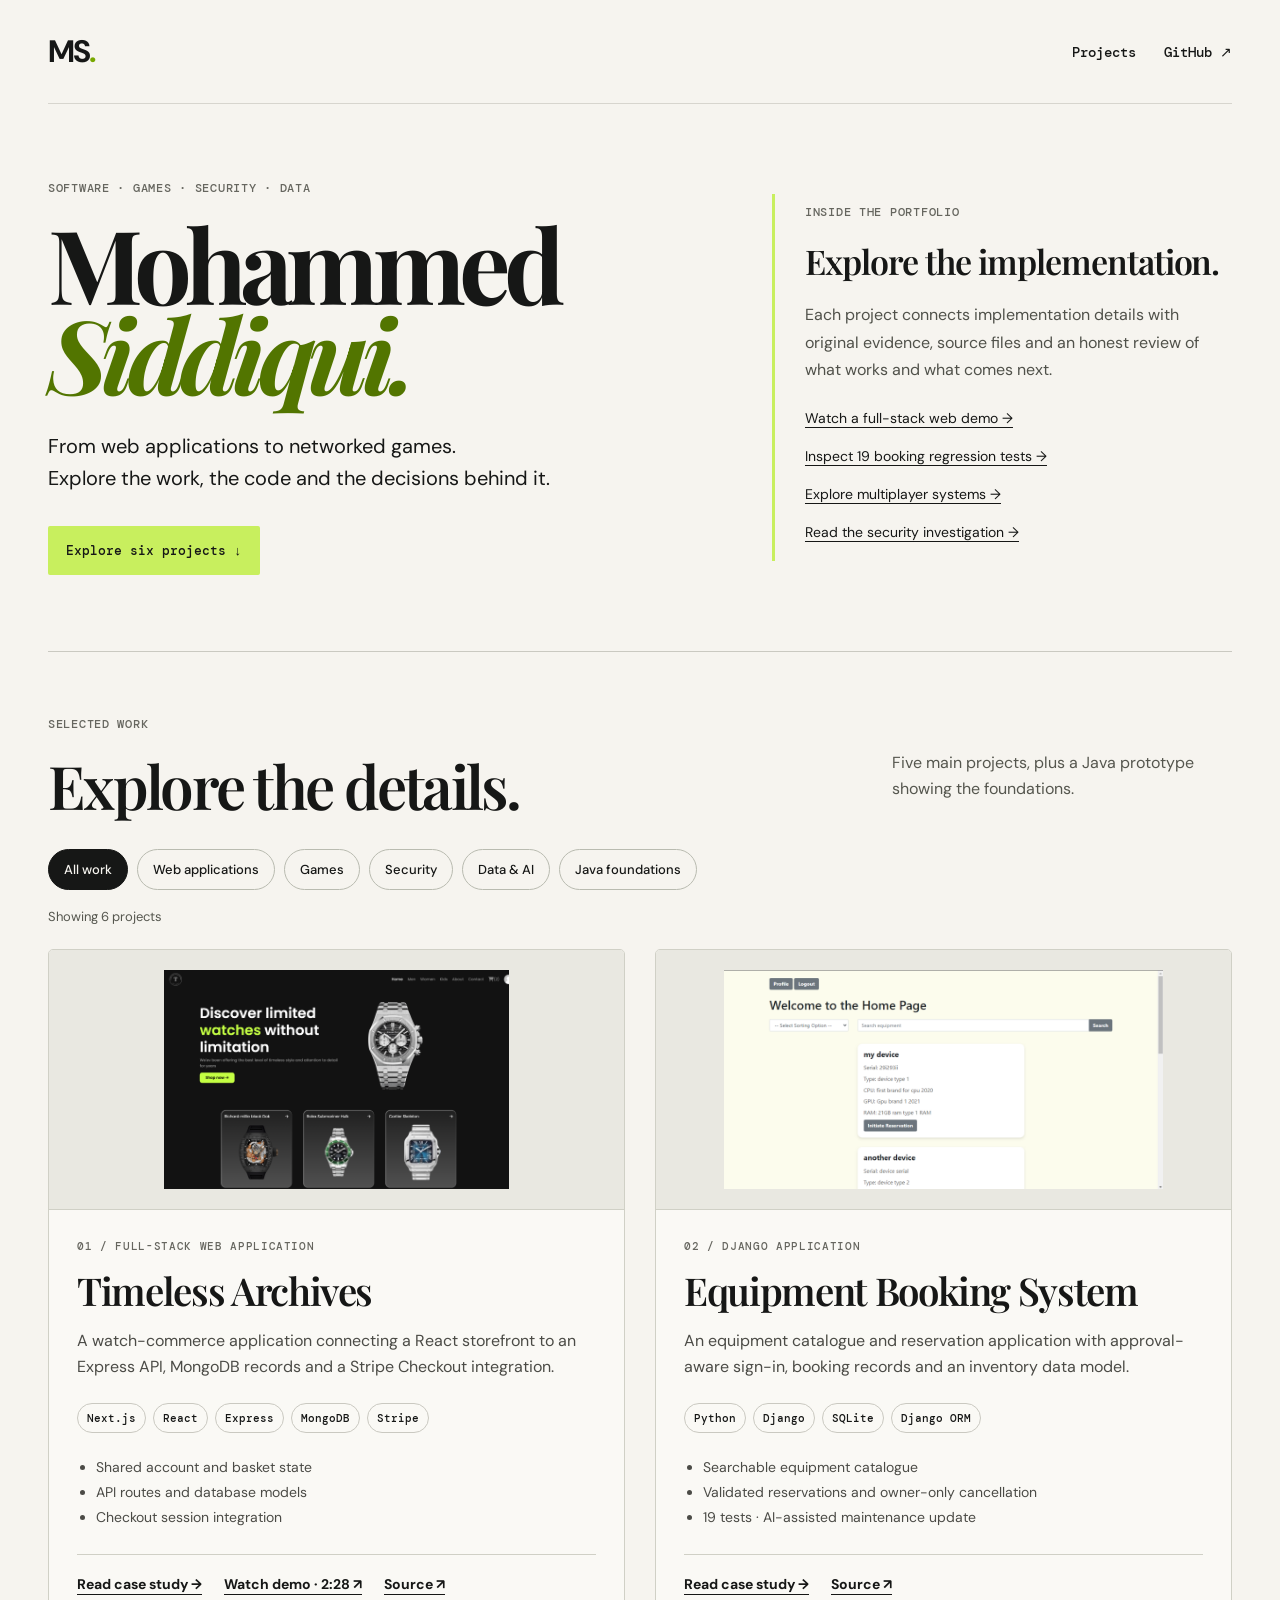
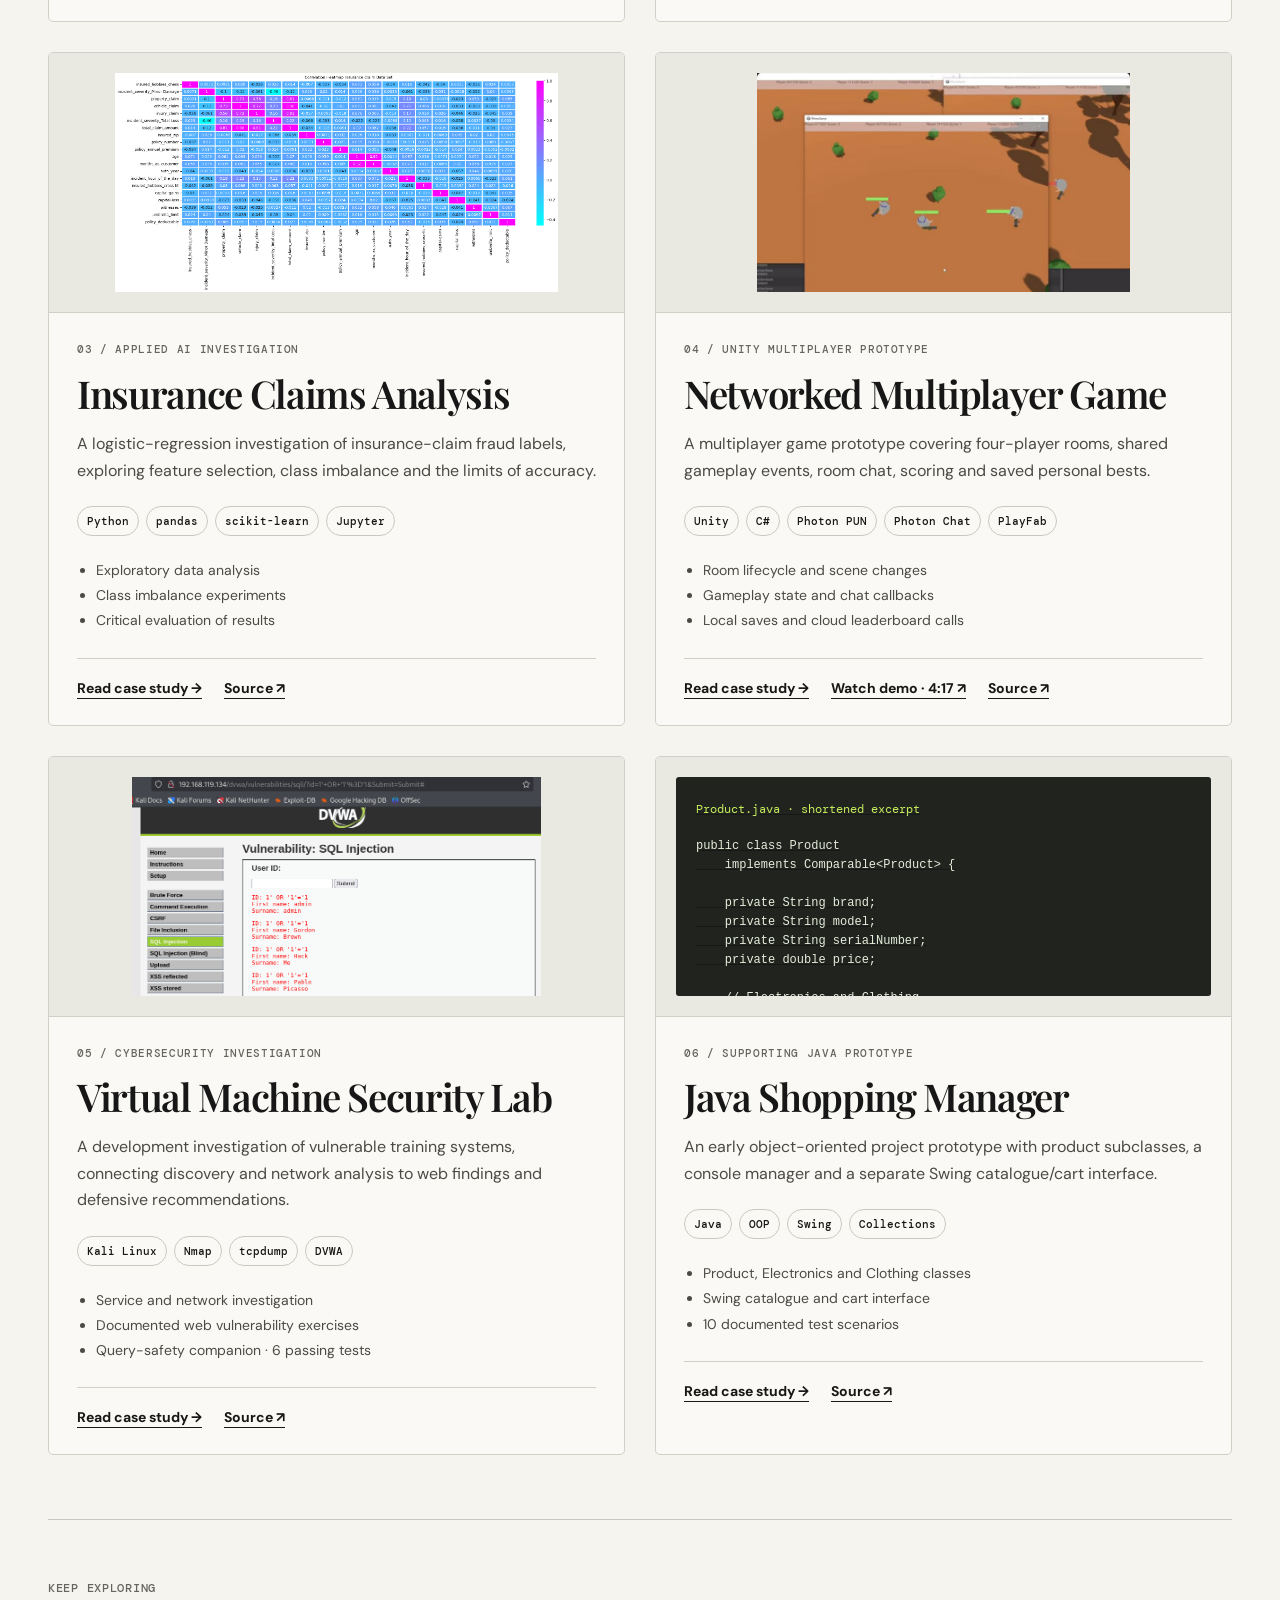
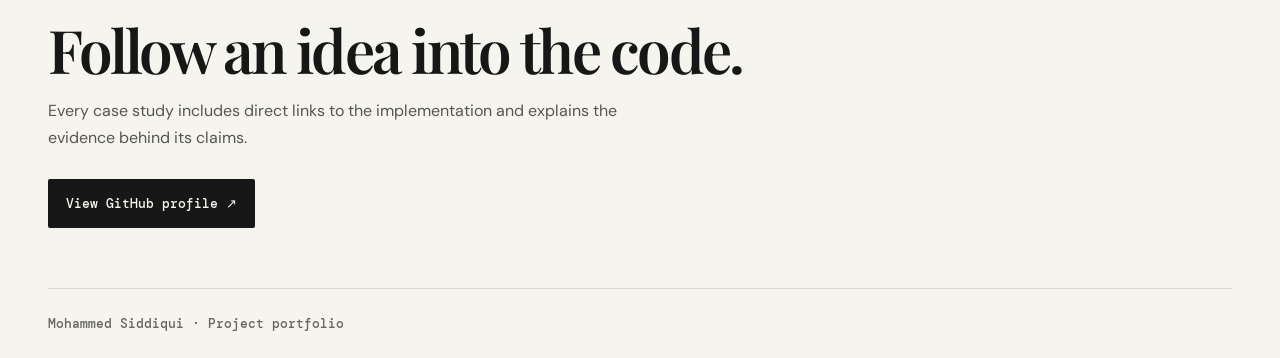
<file: index.html>
<!doctype html><html lang="en"><head><meta charset="utf-8"><meta name="viewport" content="width=device-width,initial-scale=1"><meta name="description" content="Six selected software projects by Mohammed Siddiqui: web applications, multiplayer games, cybersecurity, applied AI and Java."><meta name="theme-color" content="#c8ef5e"><title>Portfolio · Mohammed Siddiqui</title><link rel="stylesheet" href="styles.css"><link rel="stylesheet" href="case-studies.css"><link rel="canonical" href="https://rr11ddzz.github.io/portfolio/"><meta property="og:type" content="website"><meta property="og:title" content="Portfolio · Mohammed Siddiqui"><meta property="og:url" content="https://rr11ddzz.github.io/portfolio/"><meta property="og:description" content="Six selected software projects by Mohammed Siddiqui: web applications, multiplayer games, cybersecurity, applied AI and Java."></head><body><a class="skip-link" href="#projects">Skip to projects</a><main><nav aria-label="Primary navigation"><a class="brand" href="index.html">MS<span>.</span></a><div class="nav-links"><a href="index.html#projects">Projects</a><a href="https://github.com/rr11ddzz" target="_blank" rel="noreferrer">GitHub ↗</a></div></nav><header class="portfolio-hero"><div><p class="eyebrow">Software · Games · Security · Data</p><h1>Mohammed<br><em>Siddiqui.</em></h1><p class="hero-lead">From web applications to networked games.<br>Explore the work, the code and the decisions behind it.</p><a class="button" href="#projects">Explore six projects ↓</a></div><aside class="intro-note"><p class="eyebrow">Inside the portfolio</p><h2>Explore the implementation.</h2><p>Each project connects implementation details with original evidence, source files and an honest review of what works and what comes next.</p><a href="projects/timeless-archives/">Watch a full-stack web demo →</a><a href="projects/equipment-booking/#maintenance">Inspect 19 booking regression tests →</a><a href="projects/networked-game/">Explore multiplayer systems →</a><a href="projects/security-lab/">Read the security investigation →</a></aside></header><section class="project-gallery" id="projects" aria-labelledby="work-heading"><div class="gallery-heading"><div><p class="eyebrow">Selected work</p><h2 id="work-heading">Explore the details.</h2></div><p>Five main projects, plus a Java prototype showing the foundations.</p></div><div class="filters" role="group" aria-label="Filter projects"><button type="button" data-filter="all" aria-pressed="true">All work</button><button type="button" data-filter="web" aria-pressed="false">Web applications</button><button type="button" data-filter="games" aria-pressed="false">Games</button><button type="button" data-filter="security" aria-pressed="false">Security</button><button type="button" data-filter="data" aria-pressed="false">Data & AI</button><button type="button" data-filter="java" aria-pressed="false">Java foundations</button></div><p id="project-count" class="result-count" role="status">Showing 6 projects</p><div class="work-grid"><article class="work-card" id="timeless-archives" data-category="web"><a class="card-image" href="projects/timeless-archives/" aria-label="Read Timeless Archives case study"><img src="assets/timeless-storefront.png" alt="Original storefront screenshot from the project report." loading="lazy" decoding="async" width="2920" height="1858"></a><div class="card-copy"><p class="eyebrow">01 / Full-stack web application</p><h3><a href="projects/timeless-archives/">Timeless Archives</a></h3><p>A watch-commerce application connecting a React storefront to an Express API, MongoDB records and a Stripe Checkout integration.</p><ul class="stack" aria-label="Technologies"><li>Next.js</li><li>React</li><li>Express</li><li>MongoDB</li><li>Stripe</li></ul><ul><li>Shared account and basket state</li><li>API routes and database models</li><li>Checkout session integration</li></ul><div class="card-actions"><a href="projects/timeless-archives/">Read case study →</a><a href="https://www.youtube.com/watch?v=w-0PxvQOGpQ" target="_blank" rel="noreferrer">Watch demo · 2:28 ↗</a><a href="https://github.com/rr11ddzz/timeless-archives" target="_blank" rel="noreferrer">Source ↗</a></div></div></article><article class="work-card" id="equipment-booking" data-category="web"><a class="card-image" href="projects/equipment-booking/" aria-label="Read Equipment Booking System case study"><img src="assets/equipment-booking.png" alt="Original equipment catalogue screenshot from the project report." loading="lazy" decoding="async" width="2000" height="996"></a><div class="card-copy"><p class="eyebrow">02 / Django application</p><h3><a href="projects/equipment-booking/">Equipment Booking System</a></h3><p>An equipment catalogue and reservation application with approval-aware sign-in, booking records and an inventory data model.</p><ul class="stack" aria-label="Technologies"><li>Python</li><li>Django</li><li>SQLite</li><li>Django ORM</li></ul><ul><li>Searchable equipment catalogue</li><li>Validated reservations and owner-only cancellation</li><li>19 tests · AI-assisted maintenance update</li></ul><div class="card-actions"><a href="projects/equipment-booking/">Read case study →</a><a href="https://github.com/rr11ddzz/equipment-booking-system" target="_blank" rel="noreferrer">Source ↗</a></div></div></article><article class="work-card" id="applied-ai" data-category="data"><a class="card-image" href="projects/applied-ai/" aria-label="Read Insurance Claims Analysis case study"><img src="assets/ai-analysis.png" alt="Correlation heatmap saved in the original analysis notebook." loading="lazy" decoding="async" width="1645" height="815"></a><div class="card-copy"><p class="eyebrow">03 / Applied AI investigation</p><h3><a href="projects/applied-ai/">Insurance Claims Analysis</a></h3><p>A logistic-regression investigation of insurance-claim fraud labels, exploring feature selection, class imbalance and the limits of accuracy.</p><ul class="stack" aria-label="Technologies"><li>Python</li><li>pandas</li><li>scikit-learn</li><li>Jupyter</li></ul><ul><li>Exploratory data analysis</li><li>Class imbalance experiments</li><li>Critical evaluation of results</li></ul><div class="card-actions"><a href="projects/applied-ai/">Read case study →</a><a href="https://github.com/rr11ddzz/applied-ai-logistic-regression" target="_blank" rel="noreferrer">Source ↗</a></div></div></article><article class="work-card" id="networked-game" data-category="games"><a class="card-image" href="projects/networked-game/" aria-label="Read Networked Multiplayer Game case study"><img src="assets/gameplay-demo.jpg" alt="Original recorded gameplay showing several game windows, players, health bars and scores." loading="lazy" decoding="async" width="880" height="516"></a><div class="card-copy"><p class="eyebrow">04 / Unity multiplayer prototype</p><h3><a href="projects/networked-game/">Networked Multiplayer Game</a></h3><p>A multiplayer game prototype covering four-player rooms, shared gameplay events, room chat, scoring and saved personal bests.</p><ul class="stack" aria-label="Technologies"><li>Unity</li><li>C#</li><li>Photon PUN</li><li>Photon Chat</li><li>PlayFab</li></ul><ul><li>Room lifecycle and scene changes</li><li>Gameplay state and chat callbacks</li><li>Local saves and cloud leaderboard calls</li></ul><div class="card-actions"><a href="projects/networked-game/">Read case study →</a><a href="https://www.youtube.com/watch?v=LHpnrs5xpmw" target="_blank" rel="noreferrer">Watch demo · 4:17 ↗</a><a href="https://github.com/rr11ddzz/portfolio/tree/main/projects/networked-game" target="_blank" rel="noreferrer">Source ↗</a></div></div></article><article class="work-card" id="security-lab" data-category="security"><a class="card-image" href="projects/security-lab/" aria-label="Read Virtual Machine Security Lab case study"><img src="assets/security-lab.png" alt="Original DVWA screenshot from the documented virtual-machine lab." loading="lazy" decoding="async" width="912" height="489"></a><div class="card-copy"><p class="eyebrow">05 / Cybersecurity investigation</p><h3><a href="projects/security-lab/">Virtual Machine Security Lab</a></h3><p>A development investigation of vulnerable training systems, connecting discovery and network analysis to web findings and defensive recommendations.</p><ul class="stack" aria-label="Technologies"><li>Kali Linux</li><li>Nmap</li><li>tcpdump</li><li>DVWA</li></ul><ul><li>Service and network investigation</li><li>Documented web vulnerability exercises</li><li>Query-safety companion · 6 passing tests</li></ul><div class="card-actions"><a href="projects/security-lab/">Read case study →</a><a href="https://github.com/rr11ddzz/portfolio/tree/main/projects/security-lab" target="_blank" rel="noreferrer">Source ↗</a></div></div></article><article class="work-card" id="java-shopping" data-category="java"><a class="card-image" href="projects/java-shopping/" aria-label="Read Java Shopping Manager case study"><div class="source-preview"><span>Product.java · shortened excerpt</span><pre><code>public class Product
    implements Comparable&lt;Product&gt; {

    private String brand;
    private String model;
    private String serialNumber;
    private double price;

    // Electronics and Clothing
    // extend this base class.
}</code></pre></div></a><div class="card-copy"><p class="eyebrow">06 / Supporting Java prototype</p><h3><a href="projects/java-shopping/">Java Shopping Manager</a></h3><p>An early object-oriented project prototype with product subclasses, a console manager and a separate Swing catalogue/cart interface.</p><ul class="stack" aria-label="Technologies"><li>Java</li><li>OOP</li><li>Swing</li><li>Collections</li></ul><ul><li>Product, Electronics and Clothing classes</li><li>Swing catalogue and cart interface</li><li>10 documented test scenarios</li></ul><div class="card-actions"><a href="projects/java-shopping/">Read case study →</a><a href="https://github.com/rr11ddzz/portfolio/tree/main/projects/java-shopping" target="_blank" rel="noreferrer">Source ↗</a></div></div></article></div></section><section class="portfolio-end"><p class="eyebrow">Keep exploring</p><h2>Follow an idea into the code.</h2><p>Every case study includes direct links to the implementation and explains the evidence behind its claims.</p><a class="button dark" href="https://github.com/rr11ddzz" target="_blank" rel="noreferrer">View GitHub profile ↗</a></section><footer class="case-footer">Mohammed Siddiqui · Project portfolio</footer></main><script src="portfolio.js"></script></body></html>
</file>
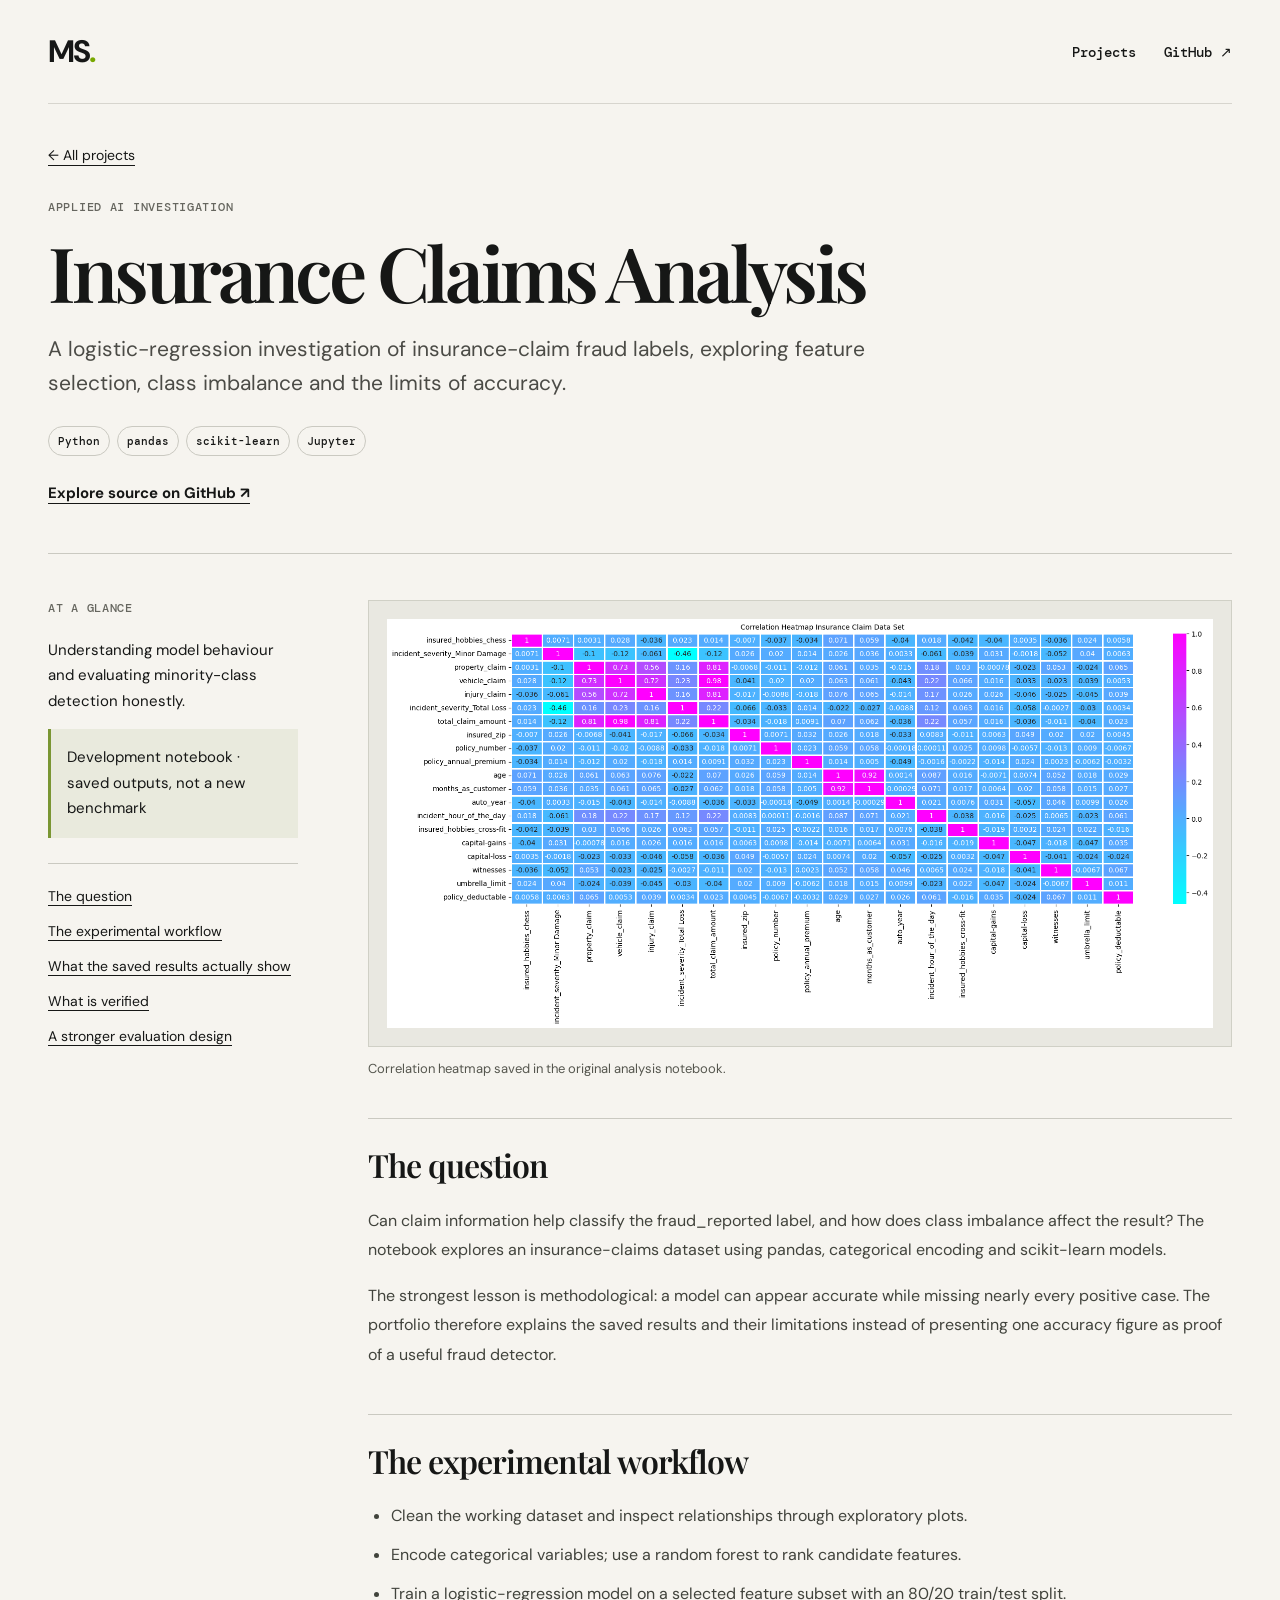
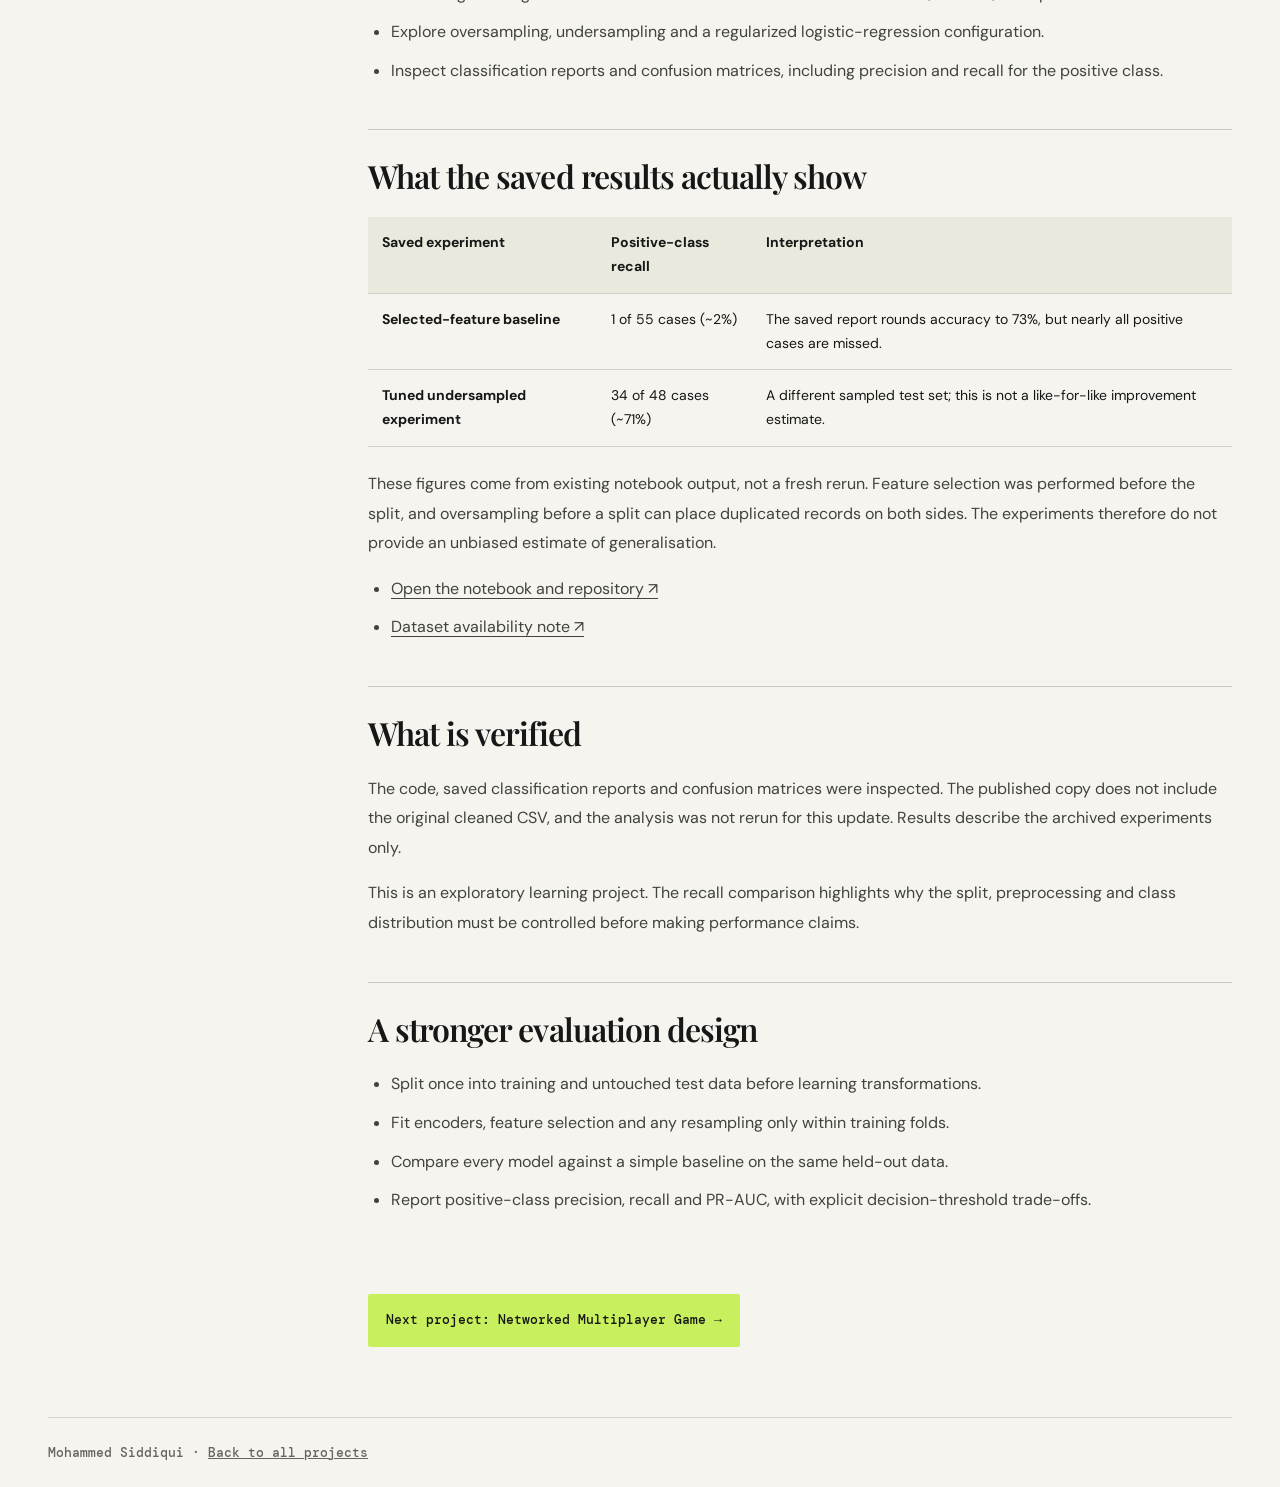
<file: projects/applied-ai/index.html>
<!doctype html><html lang="en"><head><meta charset="utf-8"><meta name="viewport" content="width=device-width,initial-scale=1"><meta name="description" content="A logistic-regression investigation of insurance-claim fraud labels, exploring feature selection, class imbalance and the limits of accuracy."><meta name="theme-color" content="#c8ef5e"><title>Insurance Claims Analysis · Mohammed Siddiqui</title><link rel="stylesheet" href="../../styles.css"><link rel="stylesheet" href="../../case-studies.css"><link rel="canonical" href="https://rr11ddzz.github.io/portfolio/projects/applied-ai/"><meta property="og:type" content="website"><meta property="og:title" content="Insurance Claims Analysis · Mohammed Siddiqui"><meta property="og:url" content="https://rr11ddzz.github.io/portfolio/projects/applied-ai/"><meta property="og:description" content="A logistic-regression investigation of insurance-claim fraud labels, exploring feature selection, class imbalance and the limits of accuracy."></head><body><a class="skip-link" href="#case-content">Skip to case study</a><main><nav aria-label="Primary navigation"><a class="brand" href="../../index.html">MS<span>.</span></a><div class="nav-links"><a href="../../index.html#projects">Projects</a><a href="https://github.com/rr11ddzz" target="_blank" rel="noreferrer">GitHub ↗</a></div></nav><header class="case-hero"><a class="back-link" href="../../index.html#projects">← All projects</a><p class="eyebrow">Applied AI investigation</p><h1>Insurance Claims Analysis</h1><p class="case-lead">A logistic-regression investigation of insurance-claim fraud labels, exploring feature selection, class imbalance and the limits of accuracy.</p><ul class="stack" aria-label="Technologies"><li>Python</li><li>pandas</li><li>scikit-learn</li><li>Jupyter</li></ul><div class="case-actions"><a href="https://github.com/rr11ddzz/applied-ai-logistic-regression" target="_blank" rel="noreferrer">Explore source on GitHub ↗</a></div></header><div class="case-layout"><aside class="case-sidebar"><p class="eyebrow">At a glance</p><p>Understanding model behaviour and evaluating minority-class detection honestly.</p><p class="review-label">Development notebook · saved outputs, not a new benchmark</p><div class="toc" aria-label="Case study contents"><a href="#brief">The question</a><a href="#implementation">The experimental workflow</a><a href="#evidence">What the saved results actually show</a><a href="#review">What is verified</a><a href="#next">A stronger evaluation design</a></div></aside><article id="case-content"><figure class="case-evidence"><img fetchpriority="high" src="../../assets/ai-analysis.png" alt="Correlation heatmap saved in the original analysis notebook." loading="eager" decoding="async" width="1645" height="815"><figcaption>Correlation heatmap saved in the original analysis notebook.</figcaption></figure><section id="brief" class="case-section"><h2>The question</h2><p>Can claim information help classify the fraud_reported label, and how does class imbalance affect the result? The notebook explores an insurance-claims dataset using pandas, categorical encoding and scikit-learn models.</p><p>The strongest lesson is methodological: a model can appear accurate while missing nearly every positive case. The portfolio therefore explains the saved results and their limitations instead of presenting one accuracy figure as proof of a useful fraud detector.</p></section><section id="implementation" class="case-section"><h2>The experimental workflow</h2><ul><li>Clean the working dataset and inspect relationships through exploratory plots.</li><li>Encode categorical variables; use a random forest to rank candidate features.</li><li>Train a logistic-regression model on a selected feature subset with an 80/20 train/test split.</li><li>Explore oversampling, undersampling and a regularized logistic-regression configuration.</li><li>Inspect classification reports and confusion matrices, including precision and recall for the positive class.</li></ul></section><section id="evidence" class="case-section"><h2>What the saved results actually show</h2><div class="table-wrap"><table><thead><tr><th scope="col">Saved experiment</th><th scope="col">Positive-class recall</th><th scope="col">Interpretation</th></tr></thead><tbody><tr><td>Selected-feature baseline</td><td>1 of 55 cases (~2%)</td><td>The saved report rounds accuracy to 73%, but nearly all positive cases are missed.</td></tr><tr><td>Tuned undersampled experiment</td><td>34 of 48 cases (~71%)</td><td>A different sampled test set; this is not a like-for-like improvement estimate.</td></tr></tbody></table></div><p>These figures come from existing notebook output, not a fresh rerun. Feature selection was performed before the split, and oversampling before a split can place duplicated records on both sides. The experiments therefore do not provide an unbiased estimate of generalisation.</p><ul><li><a href="https://github.com/rr11ddzz/applied-ai-logistic-regression" target="_blank" rel="noreferrer">Open the notebook and repository ↗</a></li><li><a href="https://github.com/rr11ddzz/applied-ai-logistic-regression/tree/main/data" target="_blank" rel="noreferrer">Dataset availability note ↗</a></li></ul></section><section id="review" class="case-section"><h2>What is verified</h2><p>The code, saved classification reports and confusion matrices were inspected. The published copy does not include the original cleaned CSV, and the analysis was not rerun for this update. Results describe the archived experiments only.</p><p>This is an exploratory learning project. The recall comparison highlights why the split, preprocessing and class distribution must be controlled before making performance claims.</p></section><section id="next" class="case-section"><h2>A stronger evaluation design</h2><ul><li>Split once into training and untouched test data before learning transformations.</li><li>Fit encoders, feature selection and any resampling only within training folds.</li><li>Compare every model against a simple baseline on the same held-out data.</li><li>Report positive-class precision, recall and PR-AUC, with explicit decision-threshold trade-offs.</li></ul></section><a class="button" href="../networked-game/">Next project: Networked Multiplayer Game →</a></article></div><footer class="case-footer">Mohammed Siddiqui · <a href="../../index.html#projects">Back to all projects</a></footer></main></body></html>
</file>
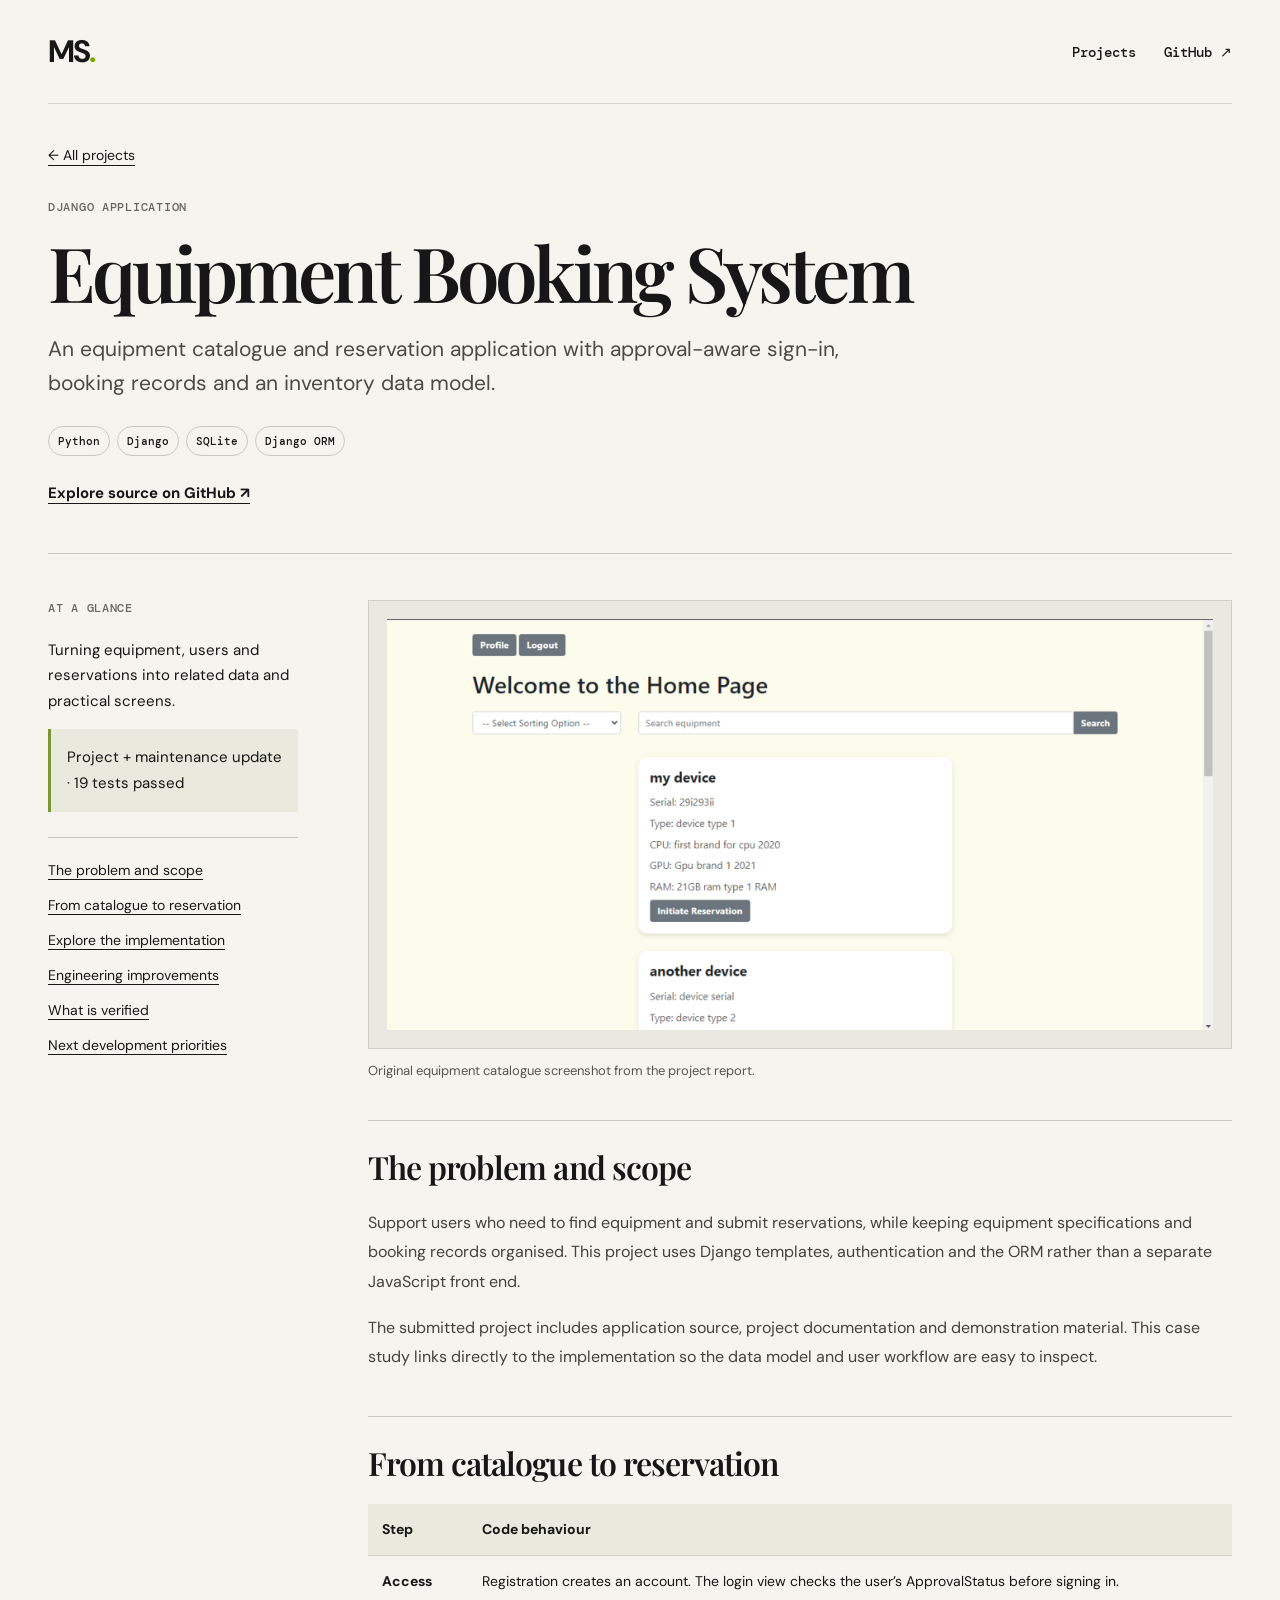
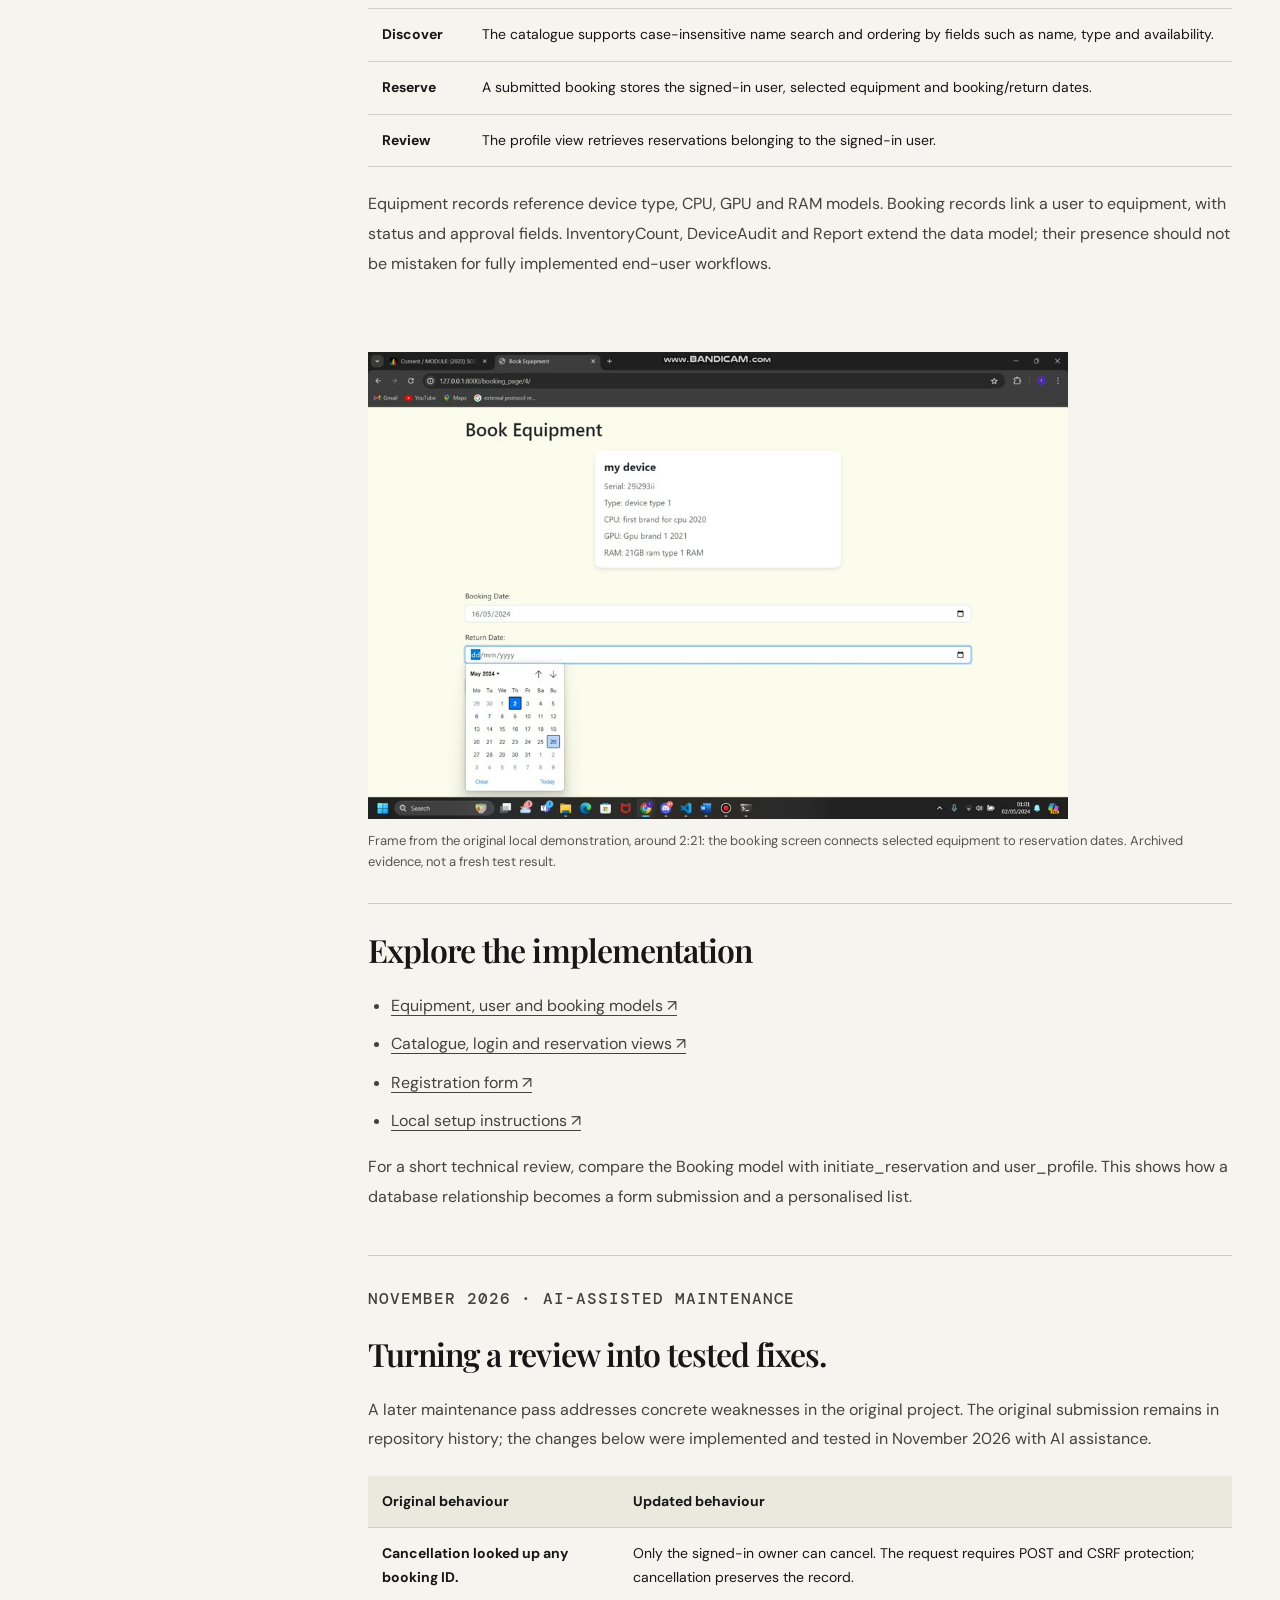
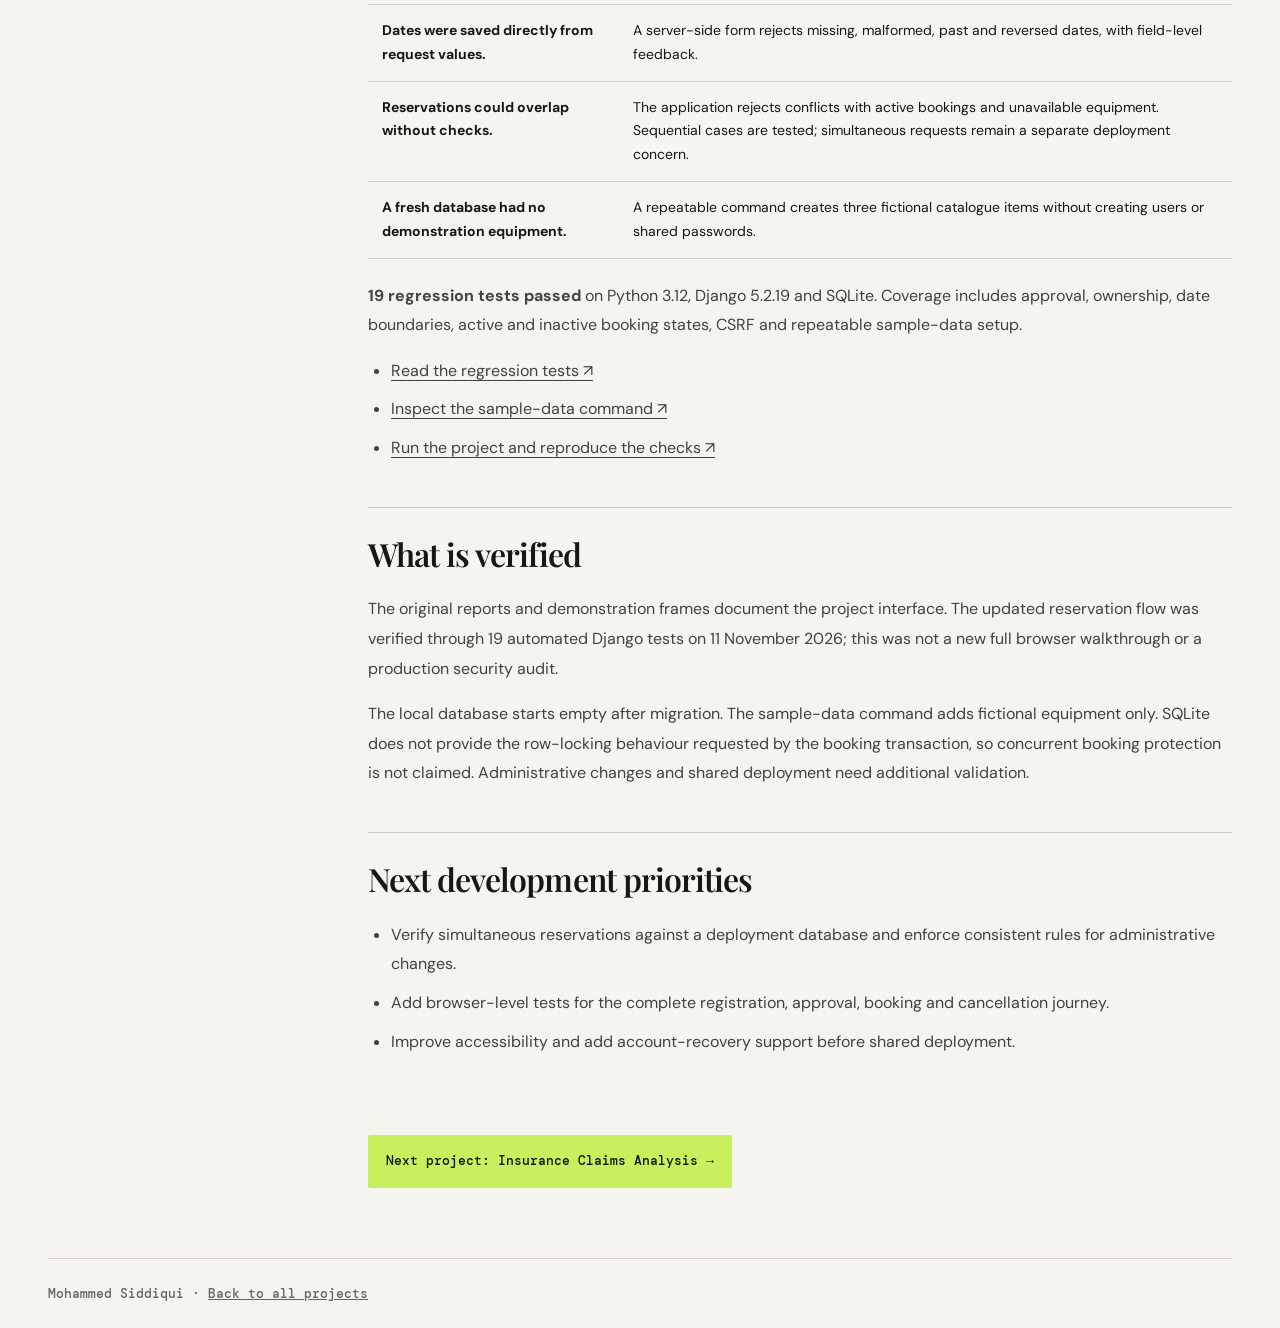
<file: projects/equipment-booking/index.html>
<!doctype html><html lang="en"><head><meta charset="utf-8"><meta name="viewport" content="width=device-width,initial-scale=1"><meta name="description" content="An equipment catalogue and reservation application with approval-aware sign-in, booking records and an inventory data model."><meta name="theme-color" content="#c8ef5e"><title>Equipment Booking System · Mohammed Siddiqui</title><link rel="stylesheet" href="../../styles.css"><link rel="stylesheet" href="../../case-studies.css"><link rel="canonical" href="https://rr11ddzz.github.io/portfolio/projects/equipment-booking/"><meta property="og:type" content="website"><meta property="og:title" content="Equipment Booking System · Mohammed Siddiqui"><meta property="og:url" content="https://rr11ddzz.github.io/portfolio/projects/equipment-booking/"><meta property="og:description" content="An equipment catalogue and reservation application with approval-aware sign-in, booking records and an inventory data model."></head><body><a class="skip-link" href="#case-content">Skip to case study</a><main><nav aria-label="Primary navigation"><a class="brand" href="../../index.html">MS<span>.</span></a><div class="nav-links"><a href="../../index.html#projects">Projects</a><a href="https://github.com/rr11ddzz" target="_blank" rel="noreferrer">GitHub ↗</a></div></nav><header class="case-hero"><a class="back-link" href="../../index.html#projects">← All projects</a><p class="eyebrow">Django application</p><h1>Equipment Booking System</h1><p class="case-lead">An equipment catalogue and reservation application with approval-aware sign-in, booking records and an inventory data model.</p><ul class="stack" aria-label="Technologies"><li>Python</li><li>Django</li><li>SQLite</li><li>Django ORM</li></ul><div class="case-actions"><a href="https://github.com/rr11ddzz/equipment-booking-system" target="_blank" rel="noreferrer">Explore source on GitHub ↗</a></div></header><div class="case-layout"><aside class="case-sidebar"><p class="eyebrow">At a glance</p><p>Turning equipment, users and reservations into related data and practical screens.</p><p class="review-label">Project + maintenance update · 19 tests passed</p><div class="toc" aria-label="Case study contents"><a href="#brief">The problem and scope</a><a href="#implementation">From catalogue to reservation</a><a href="#evidence">Explore the implementation</a><a href="#maintenance">Engineering improvements</a><a href="#review">What is verified</a><a href="#next">Next development priorities</a></div></aside><article id="case-content"><figure class="case-evidence"><img fetchpriority="high" src="../../assets/equipment-booking.png" alt="Original equipment catalogue screenshot from the project report." loading="eager" decoding="async" width="2000" height="996"><figcaption>Original equipment catalogue screenshot from the project report.</figcaption></figure><section id="brief" class="case-section"><h2>The problem and scope</h2><p>Support users who need to find equipment and submit reservations, while keeping equipment specifications and booking records organised. This project uses Django templates, authentication and the ORM rather than a separate JavaScript front end.</p><p>The submitted project includes application source, project documentation and demonstration material. This case study links directly to the implementation so the data model and user workflow are easy to inspect.</p></section><section id="implementation" class="case-section"><h2>From catalogue to reservation</h2><div class="table-wrap"><table><thead><tr><th scope="col">Step</th><th scope="col">Code behaviour</th></tr></thead><tbody><tr><td>Access</td><td>Registration creates an account. The login view checks the user’s ApprovalStatus before signing in.</td></tr><tr><td>Discover</td><td>The catalogue supports case-insensitive name search and ordering by fields such as name, type and availability.</td></tr><tr><td>Reserve</td><td>A submitted booking stores the signed-in user, selected equipment and booking/return dates.</td></tr><tr><td>Review</td><td>The profile view retrieves reservations belonging to the signed-in user.</td></tr></tbody></table></div><p>Equipment records reference device type, CPU, GPU and RAM models. Booking records link a user to equipment, with status and approval fields. InventoryCount, DeviceAudit and Report extend the data model; their presence should not be mistaken for fully implemented end-user workflows.</p></section><figure class="inline-evidence"><img src="../../assets/equipment-reservation-demo.jpg" alt="Original booking screen with selected equipment specifications and booking and return date fields" loading="lazy" width="1000" height="667"><figcaption>Frame from the original local demonstration, around 2:21: the booking screen connects selected equipment to reservation dates. Archived evidence, not a fresh test result.</figcaption></figure><section id="evidence" class="case-section"><h2>Explore the implementation</h2><ul><li><a href="https://github.com/rr11ddzz/equipment-booking-system/blob/main/app1/models.py" target="_blank" rel="noreferrer">Equipment, user and booking models ↗</a></li><li><a href="https://github.com/rr11ddzz/equipment-booking-system/blob/main/app1/views.py" target="_blank" rel="noreferrer">Catalogue, login and reservation views ↗</a></li><li><a href="https://github.com/rr11ddzz/equipment-booking-system/blob/main/app1/forms.py" target="_blank" rel="noreferrer">Registration form ↗</a></li><li><a href="https://github.com/rr11ddzz/equipment-booking-system/blob/main/README.md" target="_blank" rel="noreferrer">Local setup instructions ↗</a></li></ul><p>For a short technical review, compare the Booking model with initiate_reservation and user_profile. This shows how a database relationship becomes a form submission and a personalised list.</p></section><section id="maintenance" class="case-section"><p class="eyebrow">November 2026 · AI-assisted maintenance</p><h2>Turning a review into tested fixes.</h2><p>A later maintenance pass addresses concrete weaknesses in the original project. The original submission remains in repository history; the changes below were implemented and tested in November 2026 with AI assistance.</p><div class="table-wrap"><table><thead><tr><th scope="col">Original behaviour</th><th scope="col">Updated behaviour</th></tr></thead><tbody><tr><td>Cancellation looked up any booking ID.</td><td>Only the signed-in owner can cancel. The request requires POST and CSRF protection; cancellation preserves the record.</td></tr><tr><td>Dates were saved directly from request values.</td><td>A server-side form rejects missing, malformed, past and reversed dates, with field-level feedback.</td></tr><tr><td>Reservations could overlap without checks.</td><td>The application rejects conflicts with active bookings and unavailable equipment. Sequential cases are tested; simultaneous requests remain a separate deployment concern.</td></tr><tr><td>A fresh database had no demonstration equipment.</td><td>A repeatable command creates three fictional catalogue items without creating users or shared passwords.</td></tr></tbody></table></div><p><strong>19 regression tests passed</strong> on Python 3.12, Django 5.2.19 and SQLite. Coverage includes approval, ownership, date boundaries, active and inactive booking states, CSRF and repeatable sample-data setup.</p><ul><li><a href="https://github.com/rr11ddzz/equipment-booking-system/blob/main/app1/tests.py" target="_blank" rel="noreferrer">Read the regression tests ↗</a></li><li><a href="https://github.com/rr11ddzz/equipment-booking-system/blob/main/app1/management/commands/seed_demo.py" target="_blank" rel="noreferrer">Inspect the sample-data command ↗</a></li><li><a href="https://github.com/rr11ddzz/equipment-booking-system#run-locally" target="_blank" rel="noreferrer">Run the project and reproduce the checks ↗</a></li></ul></section><section id="review" class="case-section"><h2>What is verified</h2><p>The original reports and demonstration frames document the project interface. The updated reservation flow was verified through 19 automated Django tests on 11 November 2026; this was not a new full browser walkthrough or a production security audit.</p><p>The local database starts empty after migration. The sample-data command adds fictional equipment only. SQLite does not provide the row-locking behaviour requested by the booking transaction, so concurrent booking protection is not claimed. Administrative changes and shared deployment need additional validation.</p></section><section id="next" class="case-section"><h2>Next development priorities</h2><ul><li>Verify simultaneous reservations against a deployment database and enforce consistent rules for administrative changes.</li><li>Add browser-level tests for the complete registration, approval, booking and cancellation journey.</li><li>Improve accessibility and add account-recovery support before shared deployment.</li></ul></section><a class="button" href="../applied-ai/">Next project: Insurance Claims Analysis →</a></article></div><footer class="case-footer">Mohammed Siddiqui · <a href="../../index.html#projects">Back to all projects</a></footer></main></body></html>
</file>
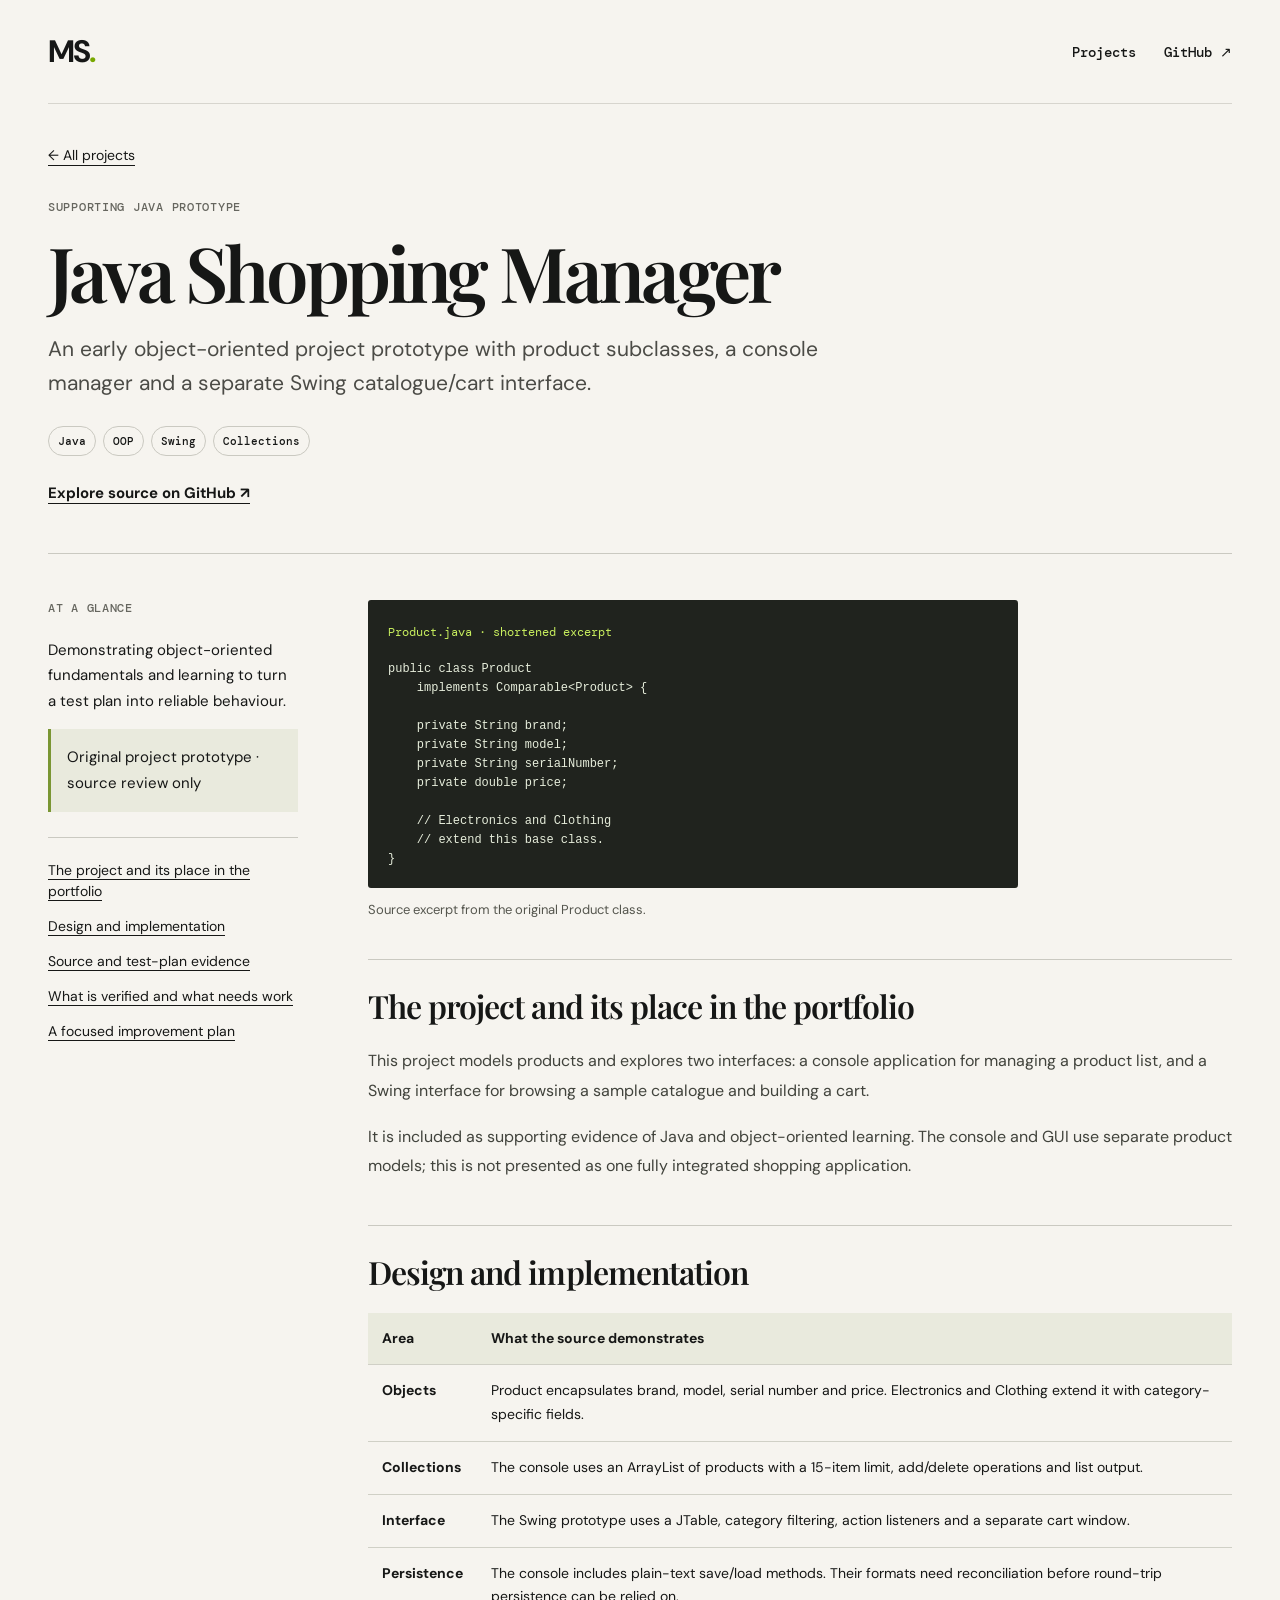
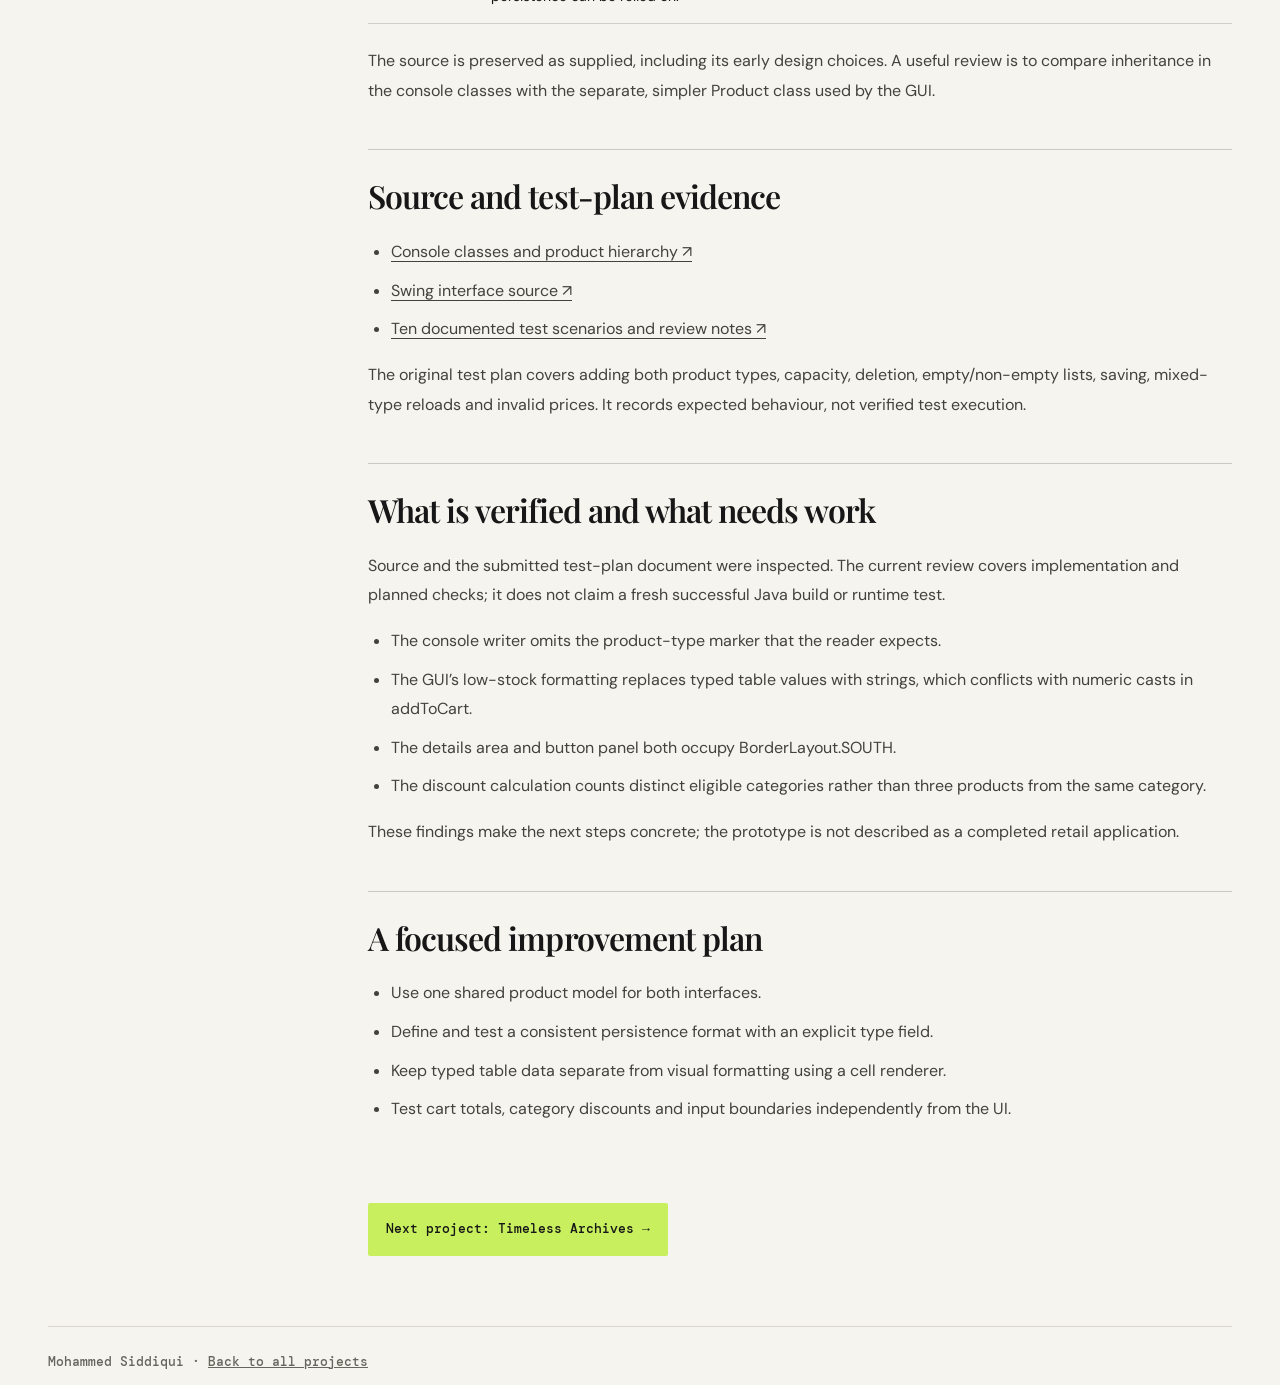
<file: projects/java-shopping/index.html>
<!doctype html><html lang="en"><head><meta charset="utf-8"><meta name="viewport" content="width=device-width,initial-scale=1"><meta name="description" content="An early object-oriented project prototype with product subclasses, a console manager and a separate Swing catalogue/cart interface."><meta name="theme-color" content="#c8ef5e"><title>Java Shopping Manager · Mohammed Siddiqui</title><link rel="stylesheet" href="../../styles.css"><link rel="stylesheet" href="../../case-studies.css"><link rel="canonical" href="https://rr11ddzz.github.io/portfolio/projects/java-shopping/"><meta property="og:type" content="website"><meta property="og:title" content="Java Shopping Manager · Mohammed Siddiqui"><meta property="og:url" content="https://rr11ddzz.github.io/portfolio/projects/java-shopping/"><meta property="og:description" content="An early object-oriented project prototype with product subclasses, a console manager and a separate Swing catalogue/cart interface."></head><body><a class="skip-link" href="#case-content">Skip to case study</a><main><nav aria-label="Primary navigation"><a class="brand" href="../../index.html">MS<span>.</span></a><div class="nav-links"><a href="../../index.html#projects">Projects</a><a href="https://github.com/rr11ddzz" target="_blank" rel="noreferrer">GitHub ↗</a></div></nav><header class="case-hero"><a class="back-link" href="../../index.html#projects">← All projects</a><p class="eyebrow">Supporting Java prototype</p><h1>Java Shopping Manager</h1><p class="case-lead">An early object-oriented project prototype with product subclasses, a console manager and a separate Swing catalogue/cart interface.</p><ul class="stack" aria-label="Technologies"><li>Java</li><li>OOP</li><li>Swing</li><li>Collections</li></ul><div class="case-actions"><a href="https://github.com/rr11ddzz/portfolio/tree/main/projects/java-shopping" target="_blank" rel="noreferrer">Explore source on GitHub ↗</a></div></header><div class="case-layout"><aside class="case-sidebar"><p class="eyebrow">At a glance</p><p>Demonstrating object-oriented fundamentals and learning to turn a test plan into reliable behaviour.</p><p class="review-label">Original project prototype · source review only</p><div class="toc" aria-label="Case study contents"><a href="#brief">The project and its place in the portfolio</a><a href="#implementation">Design and implementation</a><a href="#evidence">Source and test-plan evidence</a><a href="#review">What is verified and what needs work</a><a href="#next">A focused improvement plan</a></div></aside><article id="case-content"><figure class="case-evidence"><div class="source-preview"><span>Product.java · shortened excerpt</span><pre><code>public class Product
    implements Comparable&lt;Product&gt; {

    private String brand;
    private String model;
    private String serialNumber;
    private double price;

    // Electronics and Clothing
    // extend this base class.
}</code></pre></div><figcaption>Source excerpt from the original Product class.</figcaption></figure><section id="brief" class="case-section"><h2>The project and its place in the portfolio</h2><p>This project models products and explores two interfaces: a console application for managing a product list, and a Swing interface for browsing a sample catalogue and building a cart.</p><p>It is included as supporting evidence of Java and object-oriented learning. The console and GUI use separate product models; this is not presented as one fully integrated shopping application.</p></section><section id="implementation" class="case-section"><h2>Design and implementation</h2><div class="table-wrap"><table><thead><tr><th scope="col">Area</th><th scope="col">What the source demonstrates</th></tr></thead><tbody><tr><td>Objects</td><td>Product encapsulates brand, model, serial number and price. Electronics and Clothing extend it with category-specific fields.</td></tr><tr><td>Collections</td><td>The console uses an ArrayList of products with a 15-item limit, add/delete operations and list output.</td></tr><tr><td>Interface</td><td>The Swing prototype uses a JTable, category filtering, action listeners and a separate cart window.</td></tr><tr><td>Persistence</td><td>The console includes plain-text save/load methods. Their formats need reconciliation before round-trip persistence can be relied on.</td></tr></tbody></table></div><p>The source is preserved as supplied, including its early design choices. A useful review is to compare inheritance in the console classes with the separate, simpler Product class used by the GUI.</p></section><section id="evidence" class="case-section"><h2>Source and test-plan evidence</h2><ul><li><a href="https://github.com/rr11ddzz/portfolio/tree/main/projects/java-shopping/source/app/console" target="_blank" rel="noreferrer">Console classes and product hierarchy ↗</a></li><li><a href="https://github.com/rr11ddzz/portfolio/blob/main/projects/java-shopping/source/gui/WestminsterShoppingGui.java" target="_blank" rel="noreferrer">Swing interface source ↗</a></li><li><a href="https://github.com/rr11ddzz/portfolio/blob/main/projects/java-shopping/TEST_PLAN.md" target="_blank" rel="noreferrer">Ten documented test scenarios and review notes ↗</a></li></ul><p>The original test plan covers adding both product types, capacity, deletion, empty/non-empty lists, saving, mixed-type reloads and invalid prices. It records expected behaviour, not verified test execution.</p></section><section id="review" class="case-section"><h2>What is verified and what needs work</h2><p>Source and the submitted test-plan document were inspected. The current review covers implementation and planned checks; it does not claim a fresh successful Java build or runtime test.</p><ul><li>The console writer omits the product-type marker that the reader expects.</li><li>The GUI’s low-stock formatting replaces typed table values with strings, which conflicts with numeric casts in addToCart.</li><li>The details area and button panel both occupy BorderLayout.SOUTH.</li><li>The discount calculation counts distinct eligible categories rather than three products from the same category.</li></ul><p>These findings make the next steps concrete; the prototype is not described as a completed retail application.</p></section><section id="next" class="case-section"><h2>A focused improvement plan</h2><ul><li>Use one shared product model for both interfaces.</li><li>Define and test a consistent persistence format with an explicit type field.</li><li>Keep typed table data separate from visual formatting using a cell renderer.</li><li>Test cart totals, category discounts and input boundaries independently from the UI.</li></ul></section><a class="button" href="../timeless-archives/">Next project: Timeless Archives →</a></article></div><footer class="case-footer">Mohammed Siddiqui · <a href="../../index.html#projects">Back to all projects</a></footer></main></body></html>
</file>
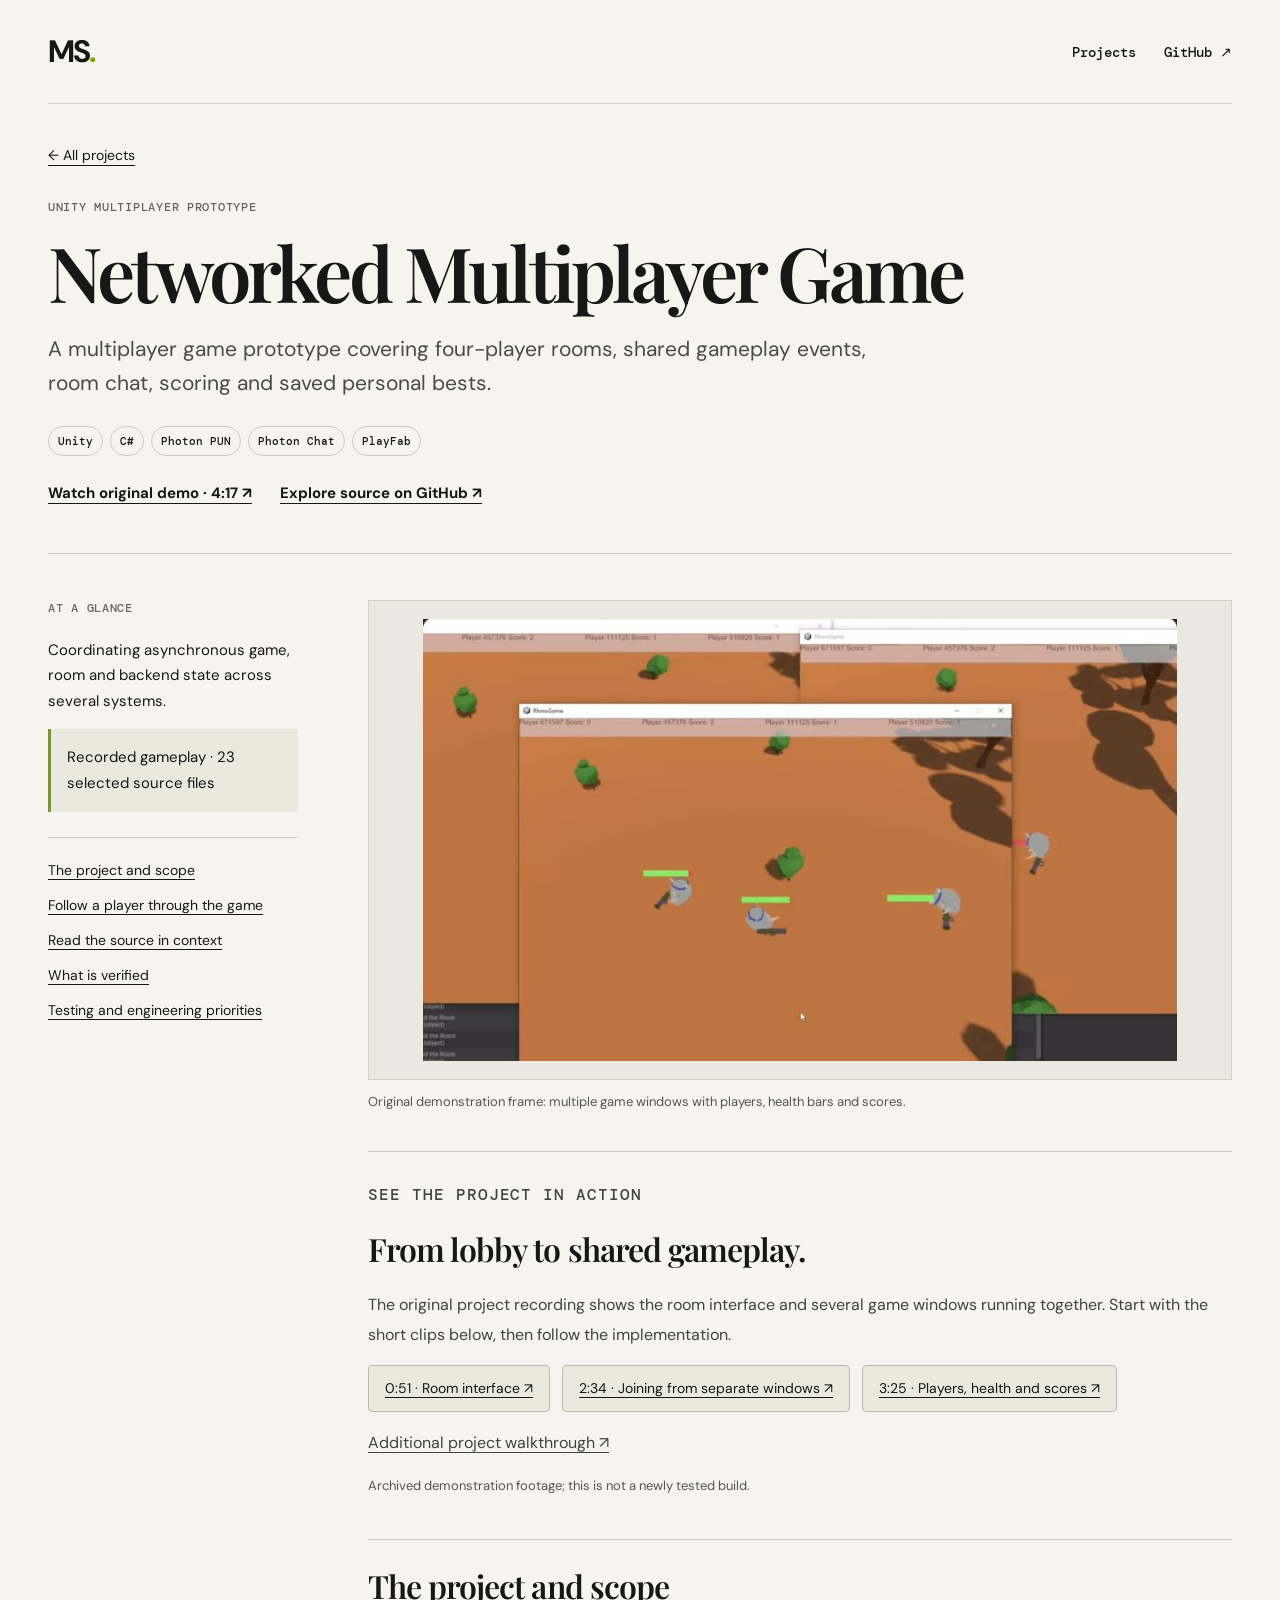
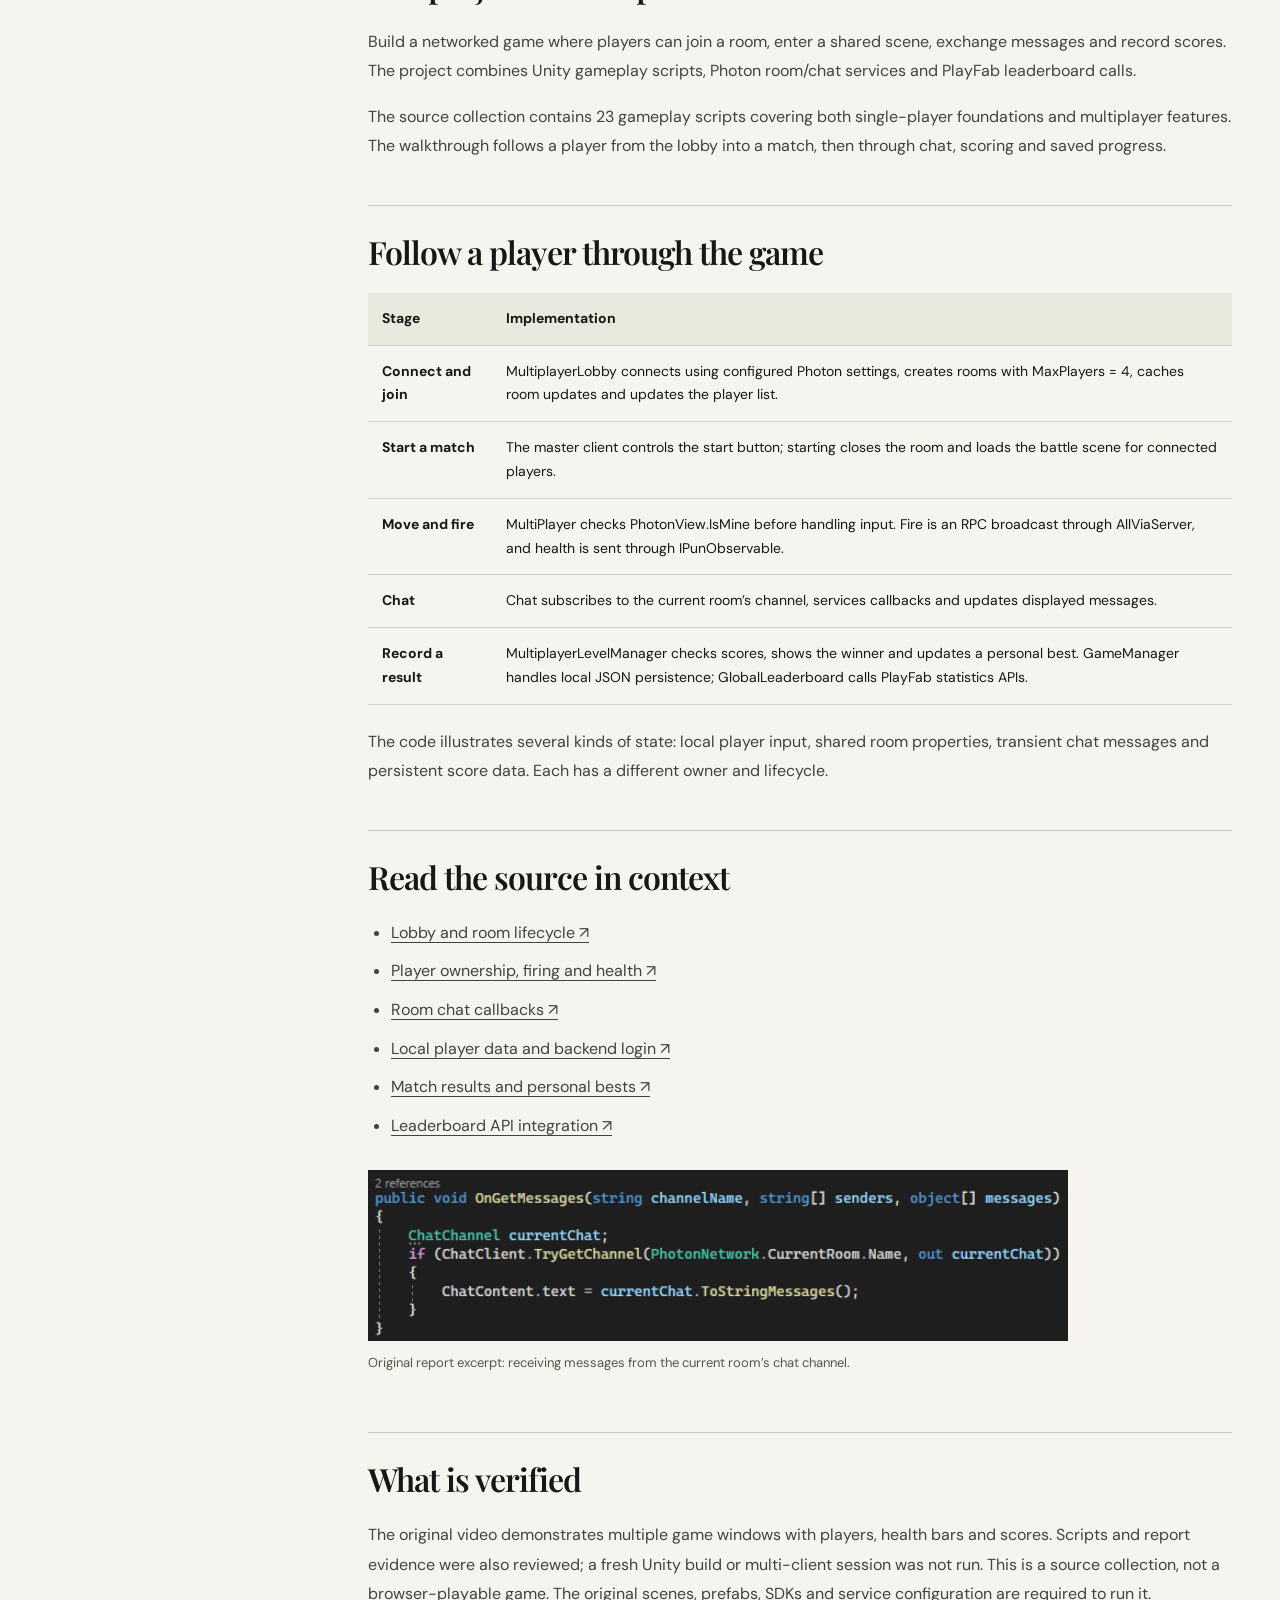
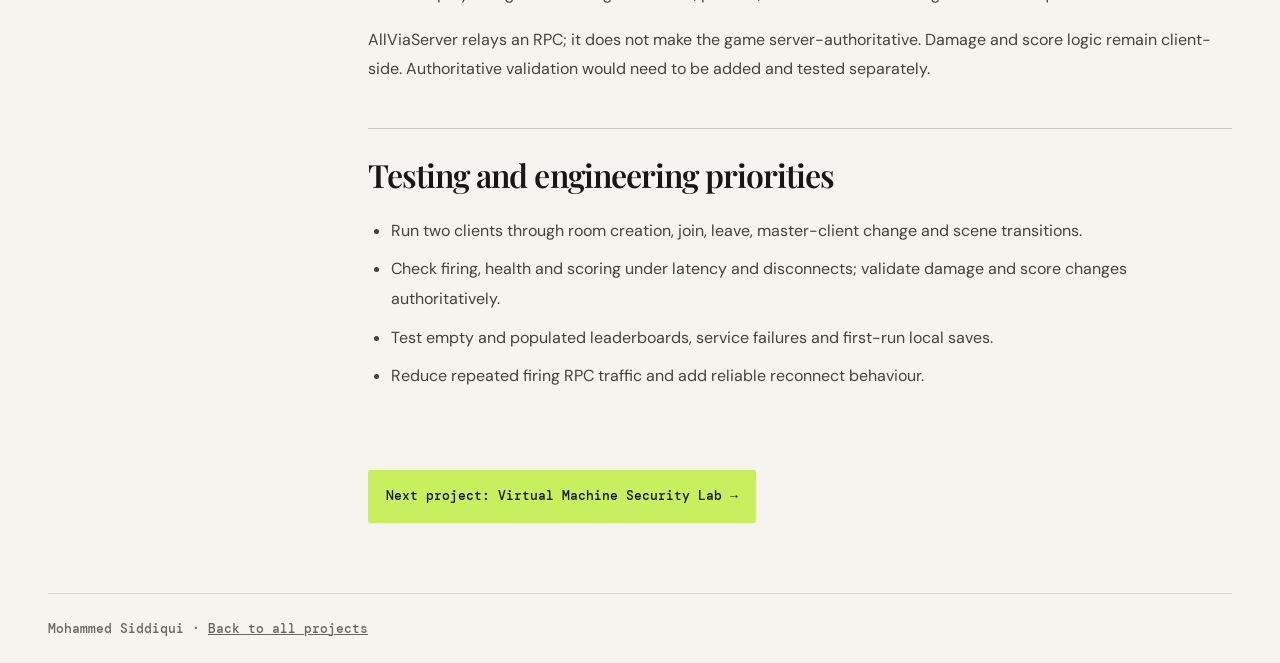
<file: projects/networked-game/index.html>
<!doctype html><html lang="en"><head><meta charset="utf-8"><meta name="viewport" content="width=device-width,initial-scale=1"><meta name="description" content="A multiplayer game prototype covering four-player rooms, shared gameplay events, room chat, scoring and saved personal bests."><meta name="theme-color" content="#c8ef5e"><title>Networked Multiplayer Game · Mohammed Siddiqui</title><link rel="stylesheet" href="../../styles.css"><link rel="stylesheet" href="../../case-studies.css"><link rel="canonical" href="https://rr11ddzz.github.io/portfolio/projects/networked-game/"><meta property="og:type" content="website"><meta property="og:title" content="Networked Multiplayer Game · Mohammed Siddiqui"><meta property="og:url" content="https://rr11ddzz.github.io/portfolio/projects/networked-game/"><meta property="og:description" content="A multiplayer game prototype covering four-player rooms, shared gameplay events, room chat, scoring and saved personal bests."></head><body><a class="skip-link" href="#case-content">Skip to case study</a><main><nav aria-label="Primary navigation"><a class="brand" href="../../index.html">MS<span>.</span></a><div class="nav-links"><a href="../../index.html#projects">Projects</a><a href="https://github.com/rr11ddzz" target="_blank" rel="noreferrer">GitHub ↗</a></div></nav><header class="case-hero"><a class="back-link" href="../../index.html#projects">← All projects</a><p class="eyebrow">Unity multiplayer prototype</p><h1>Networked Multiplayer Game</h1><p class="case-lead">A multiplayer game prototype covering four-player rooms, shared gameplay events, room chat, scoring and saved personal bests.</p><ul class="stack" aria-label="Technologies"><li>Unity</li><li>C#</li><li>Photon PUN</li><li>Photon Chat</li><li>PlayFab</li></ul><div class="case-actions"><a href="https://www.youtube.com/watch?v=LHpnrs5xpmw" target="_blank" rel="noreferrer">Watch original demo · 4:17 ↗</a><a href="https://github.com/rr11ddzz/portfolio/tree/main/projects/networked-game" target="_blank" rel="noreferrer">Explore source on GitHub ↗</a></div></header><div class="case-layout"><aside class="case-sidebar"><p class="eyebrow">At a glance</p><p>Coordinating asynchronous game, room and backend state across several systems.</p><p class="review-label">Recorded gameplay · 23 selected source files</p><div class="toc" aria-label="Case study contents"><a href="#brief">The project and scope</a><a href="#implementation">Follow a player through the game</a><a href="#evidence">Read the source in context</a><a href="#review">What is verified</a><a href="#next">Testing and engineering priorities</a></div></aside><article id="case-content"><figure class="case-evidence"><img fetchpriority="high" src="../../assets/gameplay-demo.jpg" alt="Original demonstration frame: multiple game windows with players, health bars and scores." loading="eager" decoding="async" width="880" height="516"><figcaption>Original demonstration frame: multiple game windows with players, health bars and scores.</figcaption></figure><section class="case-section" id="demo"><p class="eyebrow">See the project in action</p><h2>From lobby to shared gameplay.</h2><p>The original project recording shows the room interface and several game windows running together. Start with the short clips below, then follow the implementation.</p><div class="demo-chapters"><a href="https://www.youtube.com/watch?v=LHpnrs5xpmw&t=51s" target="_blank" rel="noreferrer">0:51 · Room interface ↗</a><a href="https://www.youtube.com/watch?v=LHpnrs5xpmw&t=154s" target="_blank" rel="noreferrer">2:34 · Joining from separate windows ↗</a><a href="https://www.youtube.com/watch?v=LHpnrs5xpmw&t=205s" target="_blank" rel="noreferrer">3:25 · Players, health and scores ↗</a></div><p><a href="https://www.youtube.com/watch?v=mYbmp0gq7BE" target="_blank" rel="noreferrer">Additional project walkthrough ↗</a></p><p class="evidence-note">Archived demonstration footage; this is not a newly tested build.</p></section><section id="brief" class="case-section"><h2>The project and scope</h2><p>Build a networked game where players can join a room, enter a shared scene, exchange messages and record scores. The project combines Unity gameplay scripts, Photon room/chat services and PlayFab leaderboard calls.</p><p>The source collection contains 23 gameplay scripts covering both single-player foundations and multiplayer features. The walkthrough follows a player from the lobby into a match, then through chat, scoring and saved progress.</p></section><section id="implementation" class="case-section"><h2>Follow a player through the game</h2><div class="table-wrap"><table><thead><tr><th scope="col">Stage</th><th scope="col">Implementation</th></tr></thead><tbody><tr><td>Connect and join</td><td>MultiplayerLobby connects using configured Photon settings, creates rooms with MaxPlayers = 4, caches room updates and updates the player list.</td></tr><tr><td>Start a match</td><td>The master client controls the start button; starting closes the room and loads the battle scene for connected players.</td></tr><tr><td>Move and fire</td><td>MultiPlayer checks PhotonView.IsMine before handling input. Fire is an RPC broadcast through AllViaServer, and health is sent through IPunObservable.</td></tr><tr><td>Chat</td><td>Chat subscribes to the current room’s channel, services callbacks and updates displayed messages.</td></tr><tr><td>Record a result</td><td>MultiplayerLevelManager checks scores, shows the winner and updates a personal best. GameManager handles local JSON persistence; GlobalLeaderboard calls PlayFab statistics APIs.</td></tr></tbody></table></div><p>The code illustrates several kinds of state: local player input, shared room properties, transient chat messages and persistent score data. Each has a different owner and lifecycle.</p></section><section id="evidence" class="case-section"><h2>Read the source in context</h2><ul><li><a href="https://github.com/rr11ddzz/portfolio/blob/main/projects/networked-game/MultiplayerLobby.cs" target="_blank" rel="noreferrer">Lobby and room lifecycle ↗</a></li><li><a href="https://github.com/rr11ddzz/portfolio/blob/main/projects/networked-game/Multiplayer.cs" target="_blank" rel="noreferrer">Player ownership, firing and health ↗</a></li><li><a href="https://github.com/rr11ddzz/portfolio/blob/main/projects/networked-game/Chat.cs" target="_blank" rel="noreferrer">Room chat callbacks ↗</a></li><li><a href="https://github.com/rr11ddzz/portfolio/blob/main/projects/networked-game/GameManager.cs" target="_blank" rel="noreferrer">Local player data and backend login ↗</a></li><li><a href="https://github.com/rr11ddzz/portfolio/blob/main/projects/networked-game/MultiplayerLevelManager.cs" target="_blank" rel="noreferrer">Match results and personal bests ↗</a></li><li><a href="https://github.com/rr11ddzz/portfolio/blob/main/projects/networked-game/GlobalLeaderboard.cs" target="_blank" rel="noreferrer">Leaderboard API integration ↗</a></li></ul><figure class="inline-evidence"><img src="../../assets/game-chat.png" alt="Original OnGetMessages callback from the additional game report" loading="lazy" width="638" height="156"><figcaption>Original report excerpt: receiving messages from the current room’s chat channel.</figcaption></figure></section><section id="review" class="case-section"><h2>What is verified</h2><p>The original video demonstrates multiple game windows with players, health bars and scores. Scripts and report evidence were also reviewed; a fresh Unity build or multi-client session was not run. This is a source collection, not a browser-playable game. The original scenes, prefabs, SDKs and service configuration are required to run it.</p><p>AllViaServer relays an RPC; it does not make the game server-authoritative. Damage and score logic remain client-side. Authoritative validation would need to be added and tested separately.</p></section><section id="next" class="case-section"><h2>Testing and engineering priorities</h2><ul><li>Run two clients through room creation, join, leave, master-client change and scene transitions.</li><li>Check firing, health and scoring under latency and disconnects; validate damage and score changes authoritatively.</li><li>Test empty and populated leaderboards, service failures and first-run local saves.</li><li>Reduce repeated firing RPC traffic and add reliable reconnect behaviour.</li></ul></section><a class="button" href="../security-lab/">Next project: Virtual Machine Security Lab →</a></article></div><footer class="case-footer">Mohammed Siddiqui · <a href="../../index.html#projects">Back to all projects</a></footer></main></body></html>
</file>
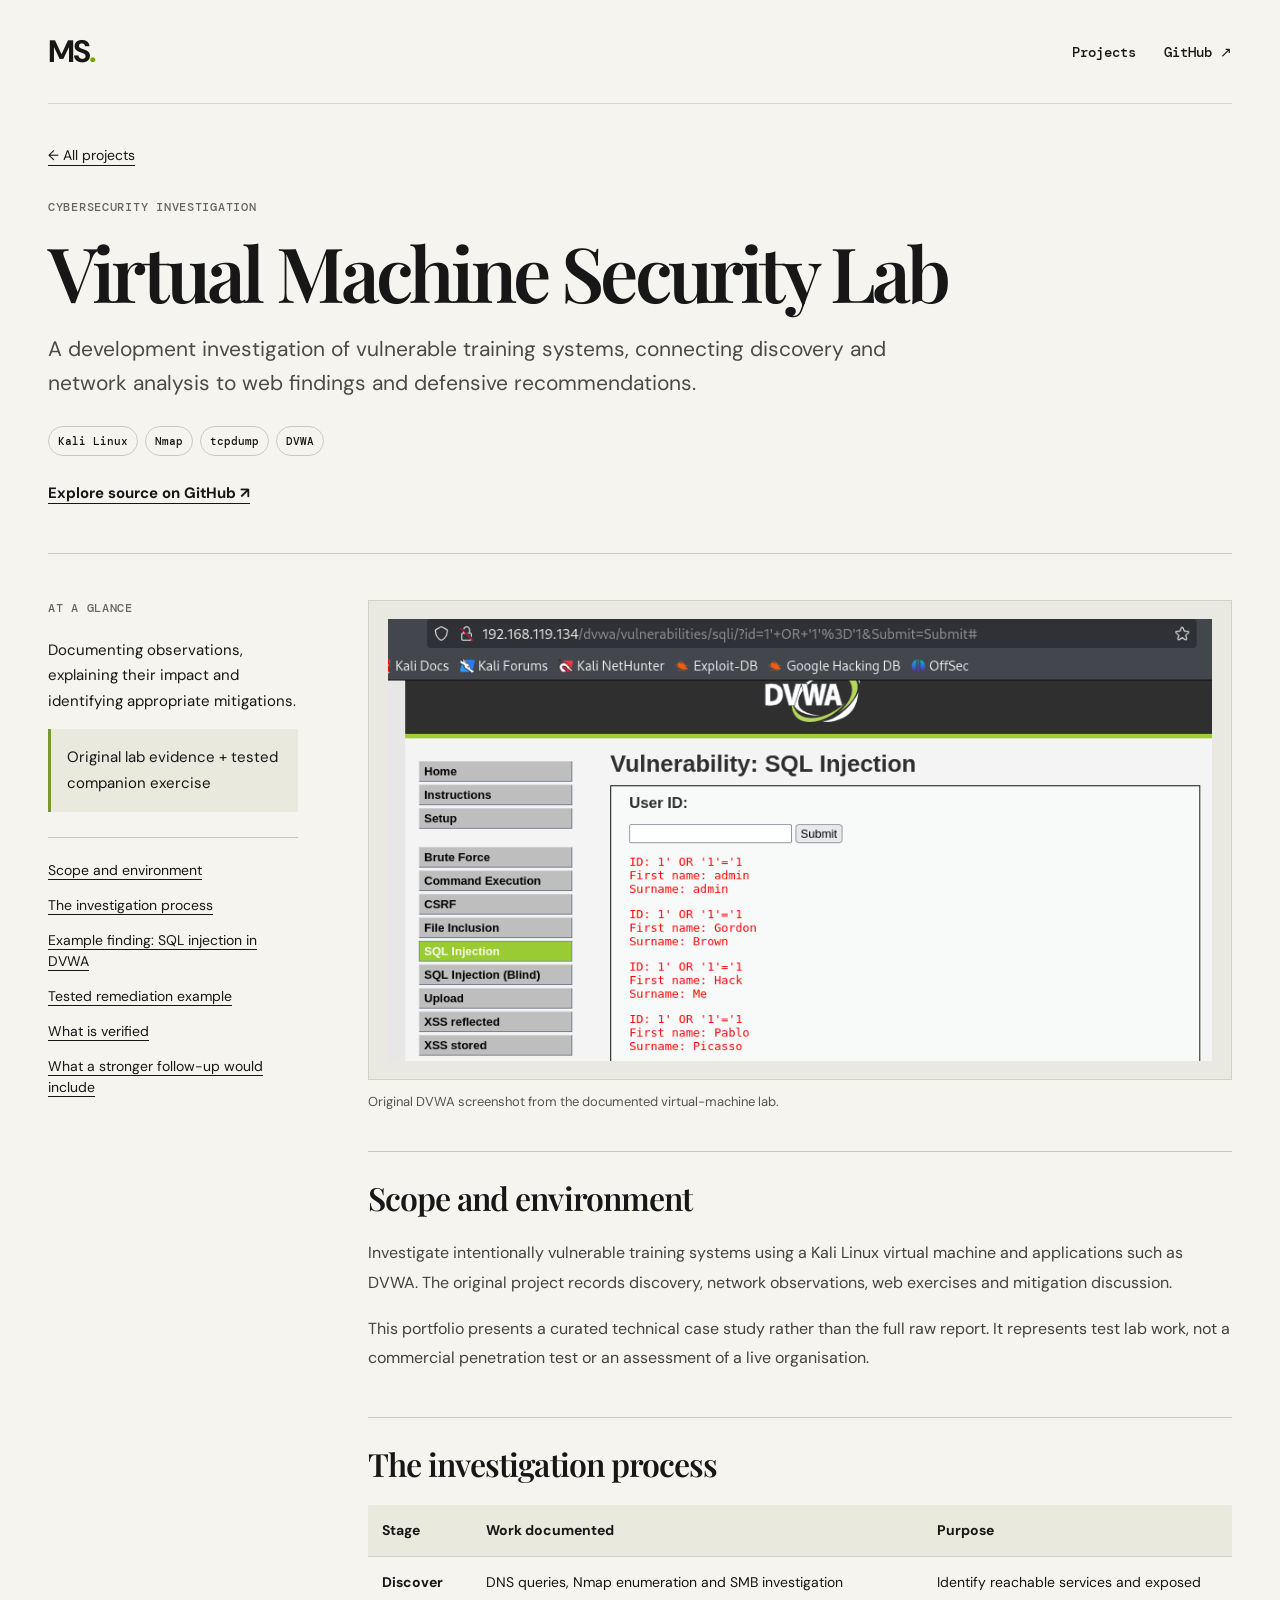
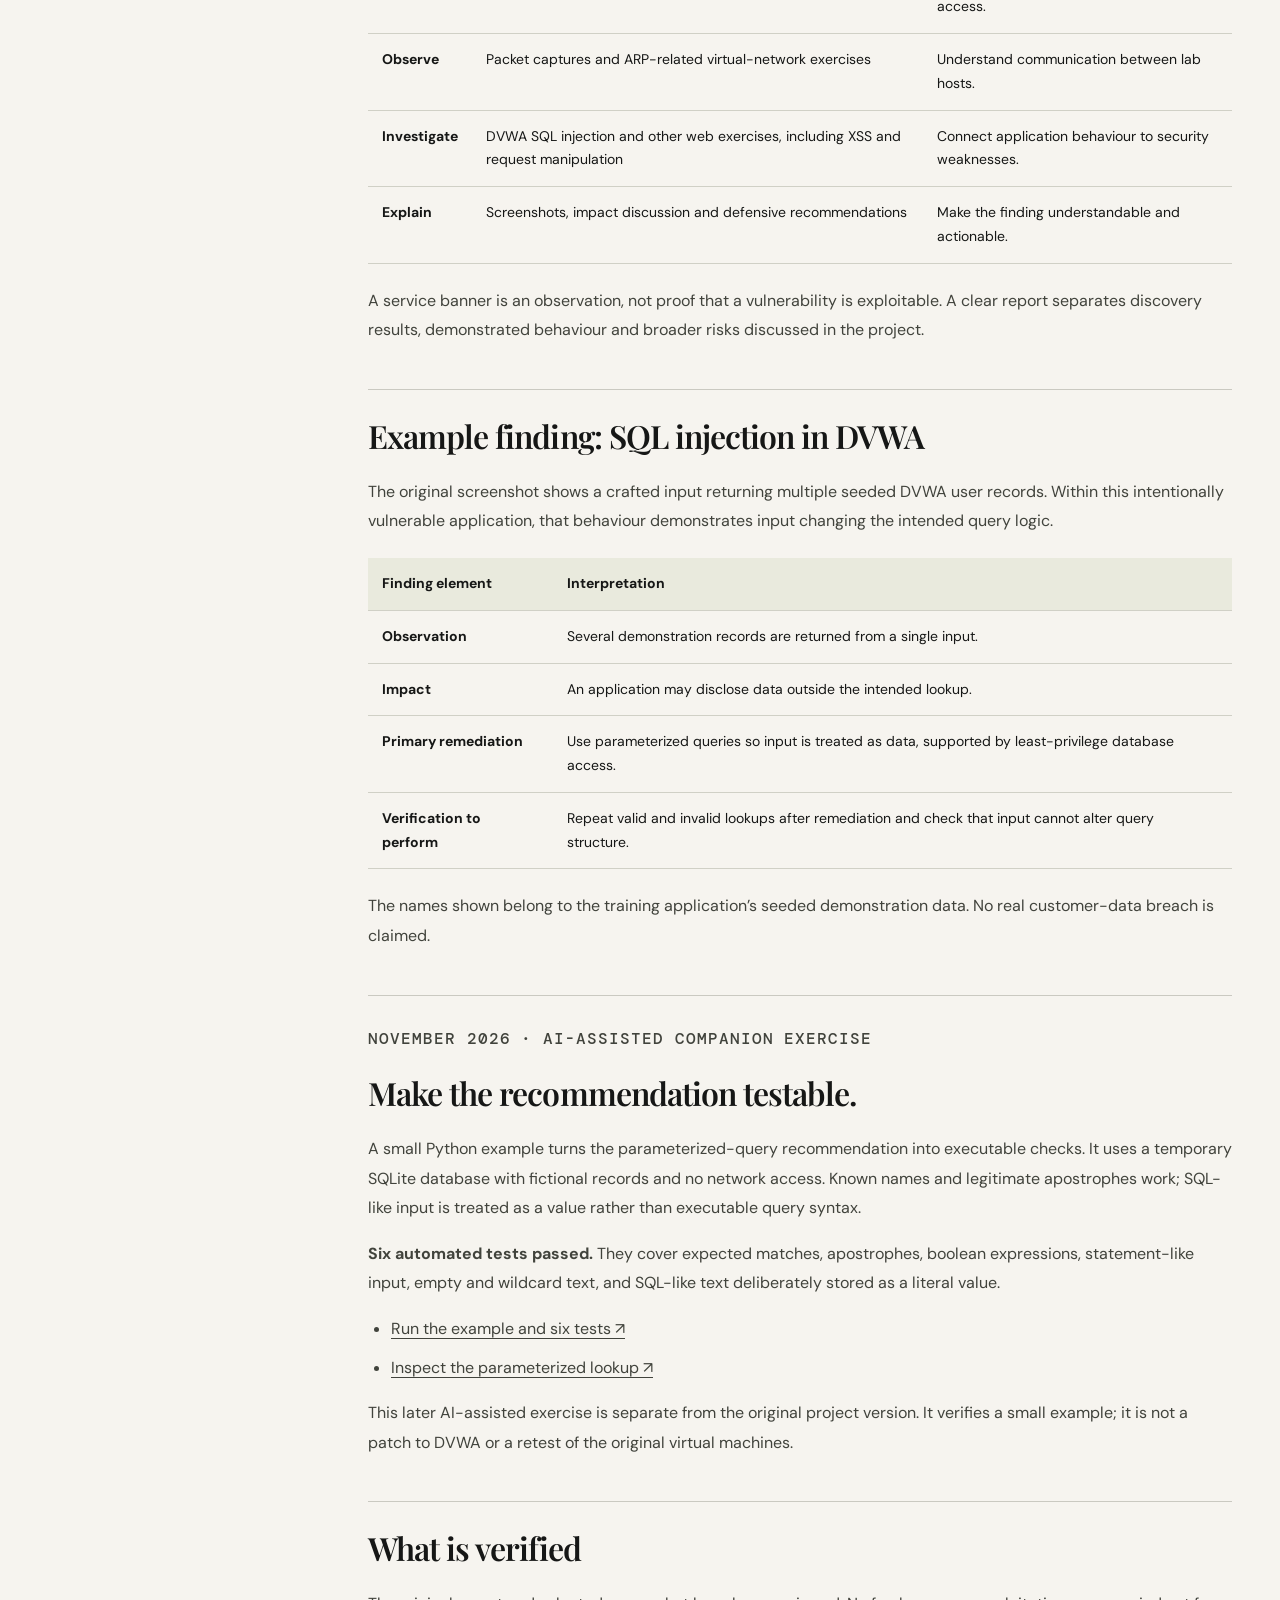
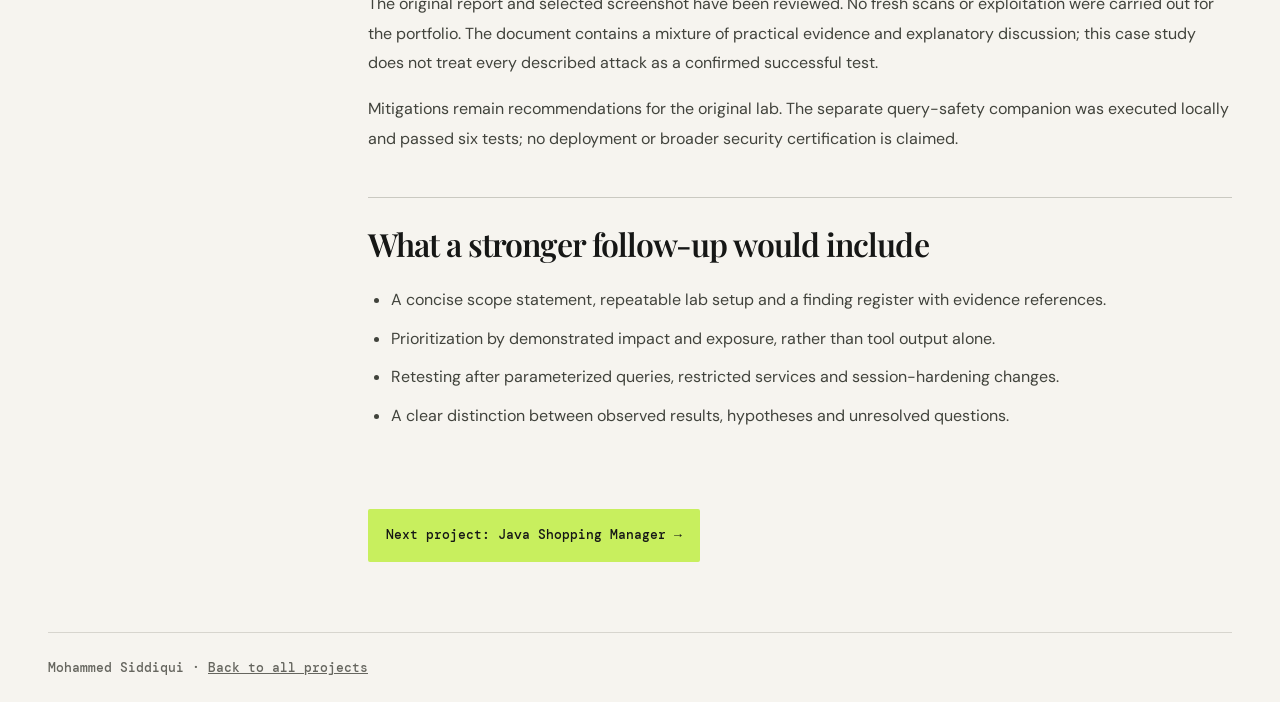
<file: projects/security-lab/index.html>
<!doctype html><html lang="en"><head><meta charset="utf-8"><meta name="viewport" content="width=device-width,initial-scale=1"><meta name="description" content="A development investigation of vulnerable training systems, connecting discovery and network analysis to web findings and defensive recommendations."><meta name="theme-color" content="#c8ef5e"><title>Virtual Machine Security Lab · Mohammed Siddiqui</title><link rel="stylesheet" href="../../styles.css"><link rel="stylesheet" href="../../case-studies.css"><link rel="canonical" href="https://rr11ddzz.github.io/portfolio/projects/security-lab/"><meta property="og:type" content="website"><meta property="og:title" content="Virtual Machine Security Lab · Mohammed Siddiqui"><meta property="og:url" content="https://rr11ddzz.github.io/portfolio/projects/security-lab/"><meta property="og:description" content="A development investigation of vulnerable training systems, connecting discovery and network analysis to web findings and defensive recommendations."></head><body><a class="skip-link" href="#case-content">Skip to case study</a><main><nav aria-label="Primary navigation"><a class="brand" href="../../index.html">MS<span>.</span></a><div class="nav-links"><a href="../../index.html#projects">Projects</a><a href="https://github.com/rr11ddzz" target="_blank" rel="noreferrer">GitHub ↗</a></div></nav><header class="case-hero"><a class="back-link" href="../../index.html#projects">← All projects</a><p class="eyebrow">Cybersecurity investigation</p><h1>Virtual Machine Security Lab</h1><p class="case-lead">A development investigation of vulnerable training systems, connecting discovery and network analysis to web findings and defensive recommendations.</p><ul class="stack" aria-label="Technologies"><li>Kali Linux</li><li>Nmap</li><li>tcpdump</li><li>DVWA</li></ul><div class="case-actions"><a href="https://github.com/rr11ddzz/portfolio/tree/main/projects/security-lab" target="_blank" rel="noreferrer">Explore source on GitHub ↗</a></div></header><div class="case-layout"><aside class="case-sidebar"><p class="eyebrow">At a glance</p><p>Documenting observations, explaining their impact and identifying appropriate mitigations.</p><p class="review-label">Original lab evidence + tested companion exercise</p><div class="toc" aria-label="Case study contents"><a href="#brief">Scope and environment</a><a href="#implementation">The investigation process</a><a href="#evidence">Example finding: SQL injection in DVWA</a><a href="#companion">Tested remediation example</a><a href="#review">What is verified</a><a href="#next">What a stronger follow-up would include</a></div></aside><article id="case-content"><figure class="case-evidence"><img fetchpriority="high" src="../../assets/security-lab.png" alt="Original DVWA screenshot from the documented virtual-machine lab." loading="eager" decoding="async" width="912" height="489"><figcaption>Original DVWA screenshot from the documented virtual-machine lab.</figcaption></figure><section id="brief" class="case-section"><h2>Scope and environment</h2><p>Investigate intentionally vulnerable training systems using a Kali Linux virtual machine and applications such as DVWA. The original project records discovery, network observations, web exercises and mitigation discussion.</p><p>This portfolio presents a curated technical case study rather than the full raw report. It represents test lab work, not a commercial penetration test or an assessment of a live organisation.</p></section><section id="implementation" class="case-section"><h2>The investigation process</h2><div class="table-wrap"><table><thead><tr><th scope="col">Stage</th><th scope="col">Work documented</th><th scope="col">Purpose</th></tr></thead><tbody><tr><td>Discover</td><td>DNS queries, Nmap enumeration and SMB investigation</td><td>Identify reachable services and exposed access.</td></tr><tr><td>Observe</td><td>Packet captures and ARP-related virtual-network exercises</td><td>Understand communication between lab hosts.</td></tr><tr><td>Investigate</td><td>DVWA SQL injection and other web exercises, including XSS and request manipulation</td><td>Connect application behaviour to security weaknesses.</td></tr><tr><td>Explain</td><td>Screenshots, impact discussion and defensive recommendations</td><td>Make the finding understandable and actionable.</td></tr></tbody></table></div><p>A service banner is an observation, not proof that a vulnerability is exploitable. A clear report separates discovery results, demonstrated behaviour and broader risks discussed in the project.</p></section><section id="evidence" class="case-section"><h2>Example finding: SQL injection in DVWA</h2><p>The original screenshot shows a crafted input returning multiple seeded DVWA user records. Within this intentionally vulnerable application, that behaviour demonstrates input changing the intended query logic.</p><div class="table-wrap"><table><thead><tr><th scope="col">Finding element</th><th scope="col">Interpretation</th></tr></thead><tbody><tr><td>Observation</td><td>Several demonstration records are returned from a single input.</td></tr><tr><td>Impact</td><td>An application may disclose data outside the intended lookup.</td></tr><tr><td>Primary remediation</td><td>Use parameterized queries so input is treated as data, supported by least-privilege database access.</td></tr><tr><td>Verification to perform</td><td>Repeat valid and invalid lookups after remediation and check that input cannot alter query structure.</td></tr></tbody></table></div><p>The names shown belong to the training application’s seeded demonstration data. No real customer-data breach is claimed.</p></section><section id="companion" class="case-section"><p class="eyebrow">November 2026 · AI-assisted companion exercise</p><h2>Make the recommendation testable.</h2><p>A small Python example turns the parameterized-query recommendation into executable checks. It uses a temporary SQLite database with fictional records and no network access. Known names and legitimate apostrophes work; SQL-like input is treated as a value rather than executable query syntax.</p><p><strong>Six automated tests passed.</strong> They cover expected matches, apostrophes, boolean expressions, statement-like input, empty and wildcard text, and SQL-like text deliberately stored as a literal value.</p><ul><li><a href="https://github.com/rr11ddzz/portfolio/tree/main/projects/security-lab/query-safety" target="_blank" rel="noreferrer">Run the example and six tests ↗</a></li><li><a href="https://github.com/rr11ddzz/portfolio/blob/main/projects/security-lab/query-safety/query_safety.py" target="_blank" rel="noreferrer">Inspect the parameterized lookup ↗</a></li></ul><p>This later AI-assisted exercise is separate from the original project version. It verifies a small example; it is not a patch to DVWA or a retest of the original virtual machines.</p></section><section id="review" class="case-section"><h2>What is verified</h2><p>The original report and selected screenshot have been reviewed. No fresh scans or exploitation were carried out for the portfolio. The document contains a mixture of practical evidence and explanatory discussion; this case study does not treat every described attack as a confirmed successful test.</p><p>Mitigations remain recommendations for the original lab. The separate query-safety companion was executed locally and passed six tests; no deployment or broader security certification is claimed.</p></section><section id="next" class="case-section"><h2>What a stronger follow-up would include</h2><ul><li>A concise scope statement, repeatable lab setup and a finding register with evidence references.</li><li>Prioritization by demonstrated impact and exposure, rather than tool output alone.</li><li>Retesting after parameterized queries, restricted services and session-hardening changes.</li><li>A clear distinction between observed results, hypotheses and unresolved questions.</li></ul></section><a class="button" href="../java-shopping/">Next project: Java Shopping Manager →</a></article></div><footer class="case-footer">Mohammed Siddiqui · <a href="../../index.html#projects">Back to all projects</a></footer></main></body></html>
</file>
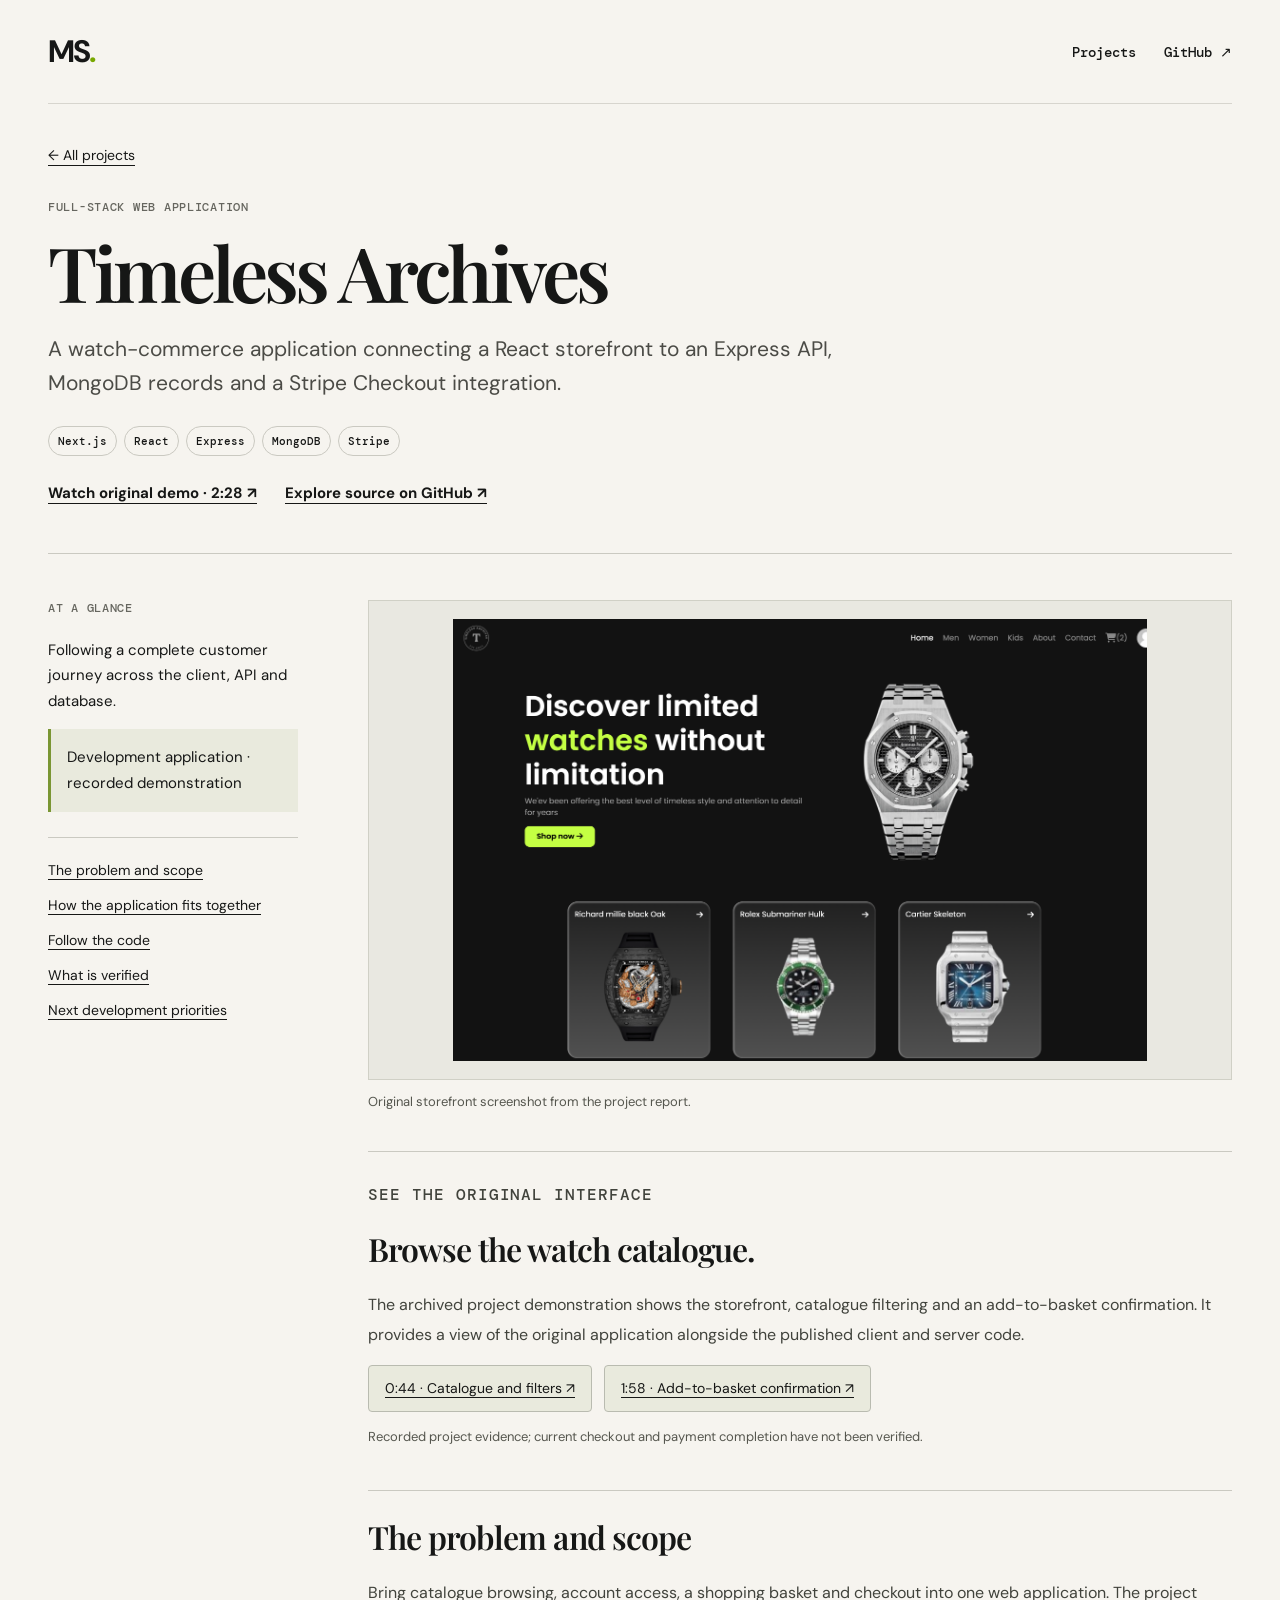
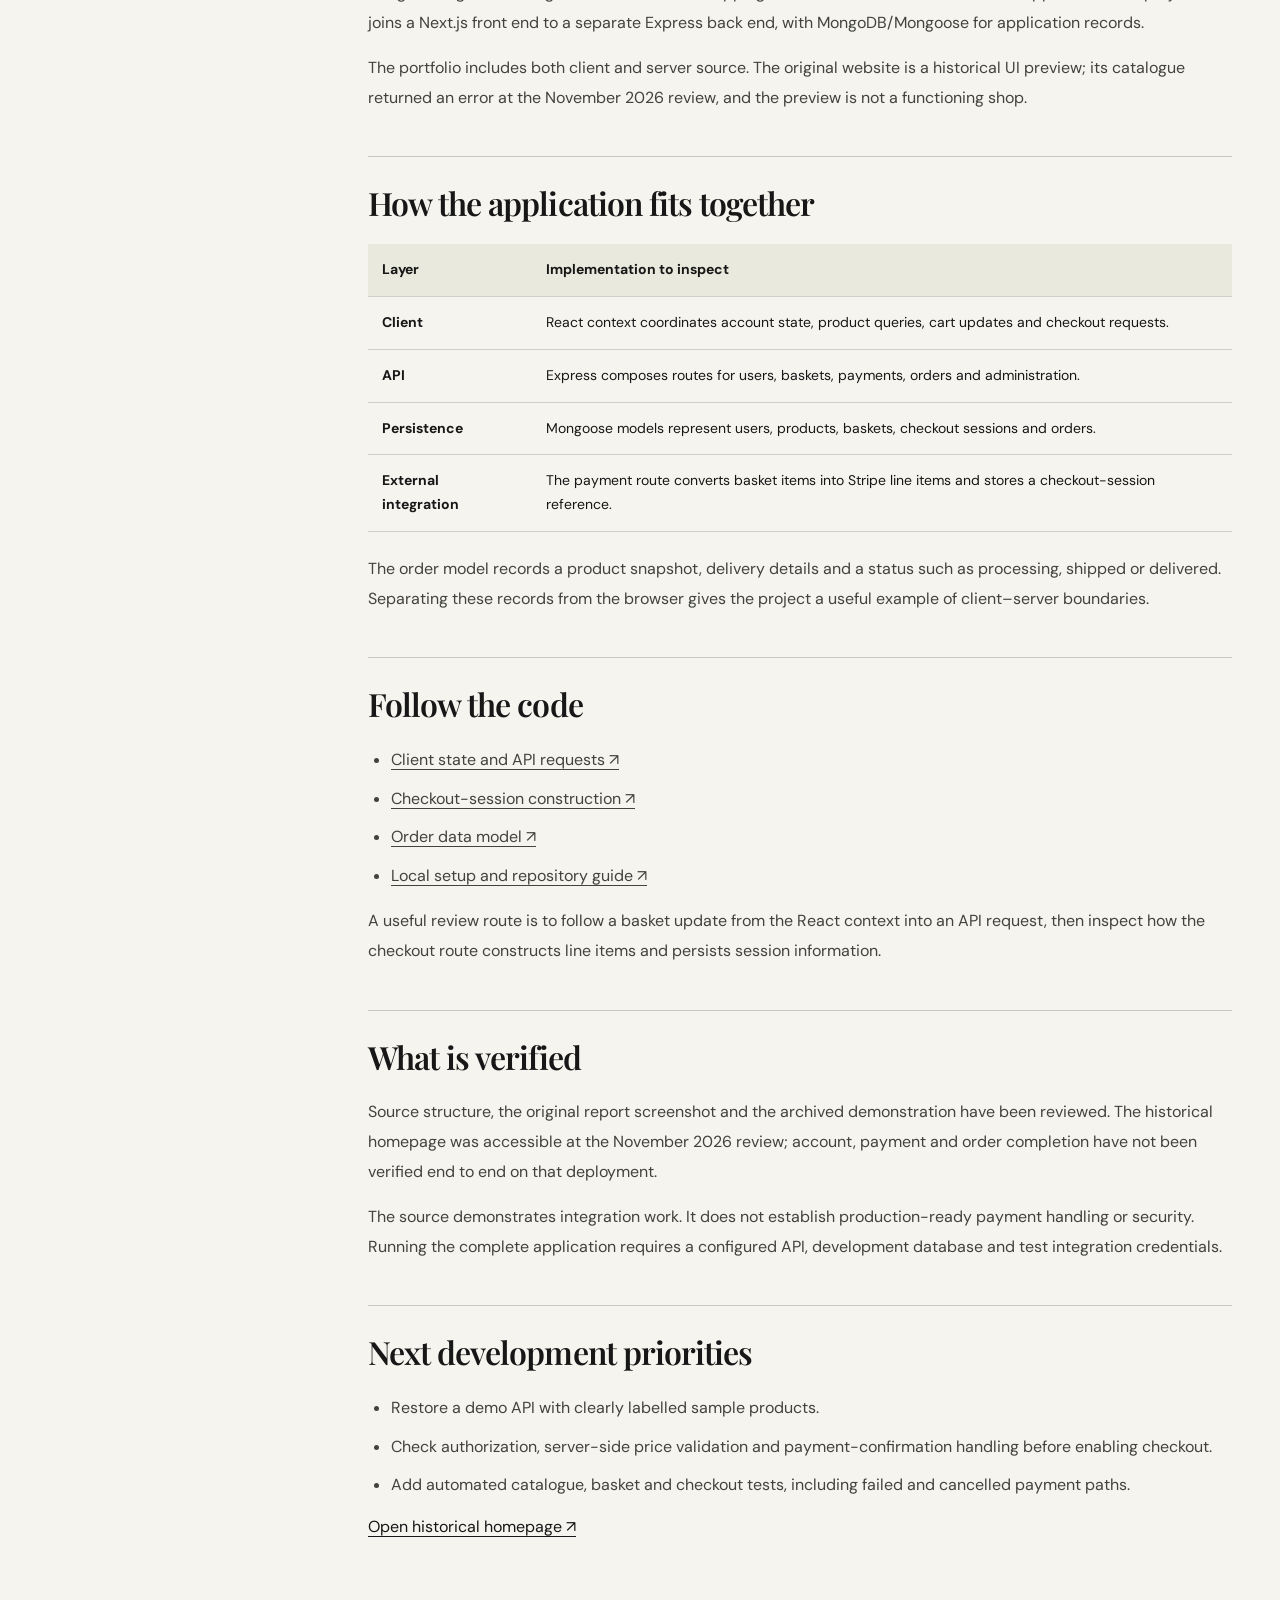
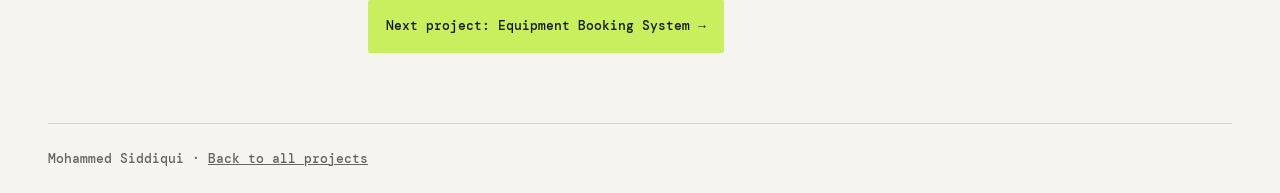
<file: projects/timeless-archives/index.html>
<!doctype html><html lang="en"><head><meta charset="utf-8"><meta name="viewport" content="width=device-width,initial-scale=1"><meta name="description" content="A watch-commerce application connecting a React storefront to an Express API, MongoDB records and a Stripe Checkout integration."><meta name="theme-color" content="#c8ef5e"><title>Timeless Archives · Mohammed Siddiqui</title><link rel="stylesheet" href="../../styles.css"><link rel="stylesheet" href="../../case-studies.css"><link rel="canonical" href="https://rr11ddzz.github.io/portfolio/projects/timeless-archives/"><meta property="og:type" content="website"><meta property="og:title" content="Timeless Archives · Mohammed Siddiqui"><meta property="og:url" content="https://rr11ddzz.github.io/portfolio/projects/timeless-archives/"><meta property="og:description" content="A watch-commerce application connecting a React storefront to an Express API, MongoDB records and a Stripe Checkout integration."></head><body><a class="skip-link" href="#case-content">Skip to case study</a><main><nav aria-label="Primary navigation"><a class="brand" href="../../index.html">MS<span>.</span></a><div class="nav-links"><a href="../../index.html#projects">Projects</a><a href="https://github.com/rr11ddzz" target="_blank" rel="noreferrer">GitHub ↗</a></div></nav><header class="case-hero"><a class="back-link" href="../../index.html#projects">← All projects</a><p class="eyebrow">Full-stack web application</p><h1>Timeless Archives</h1><p class="case-lead">A watch-commerce application connecting a React storefront to an Express API, MongoDB records and a Stripe Checkout integration.</p><ul class="stack" aria-label="Technologies"><li>Next.js</li><li>React</li><li>Express</li><li>MongoDB</li><li>Stripe</li></ul><div class="case-actions"><a href="https://www.youtube.com/watch?v=w-0PxvQOGpQ" target="_blank" rel="noreferrer">Watch original demo · 2:28 ↗</a><a href="https://github.com/rr11ddzz/timeless-archives" target="_blank" rel="noreferrer">Explore source on GitHub ↗</a></div></header><div class="case-layout"><aside class="case-sidebar"><p class="eyebrow">At a glance</p><p>Following a complete customer journey across the client, API and database.</p><p class="review-label">Development application · recorded demonstration</p><div class="toc" aria-label="Case study contents"><a href="#brief">The problem and scope</a><a href="#implementation">How the application fits together</a><a href="#evidence">Follow the code</a><a href="#review">What is verified</a><a href="#next">Next development priorities</a></div></aside><article id="case-content"><figure class="case-evidence"><img fetchpriority="high" src="../../assets/timeless-storefront.png" alt="Original storefront screenshot from the project report." loading="eager" decoding="async" width="2920" height="1858"><figcaption>Original storefront screenshot from the project report.</figcaption></figure><section class="case-section" id="demo"><p class="eyebrow">See the original interface</p><h2>Browse the watch catalogue.</h2><p>The archived project demonstration shows the storefront, catalogue filtering and an add-to-basket confirmation. It provides a view of the original application alongside the published client and server code.</p><div class="demo-chapters"><a href="https://www.youtube.com/watch?v=w-0PxvQOGpQ&t=44s" target="_blank" rel="noreferrer">0:44 · Catalogue and filters ↗</a><a href="https://www.youtube.com/watch?v=w-0PxvQOGpQ&t=118s" target="_blank" rel="noreferrer">1:58 · Add-to-basket confirmation ↗</a></div><p class="evidence-note">Recorded project evidence; current checkout and payment completion have not been verified.</p></section><section id="brief" class="case-section"><h2>The problem and scope</h2><p>Bring catalogue browsing, account access, a shopping basket and checkout into one web application. The project joins a Next.js front end to a separate Express back end, with MongoDB/Mongoose for application records.</p><p>The portfolio includes both client and server source. The original website is a historical UI preview; its catalogue returned an error at the November 2026 review, and the preview is not a functioning shop.</p></section><section id="implementation" class="case-section"><h2>How the application fits together</h2><div class="table-wrap"><table><thead><tr><th scope="col">Layer</th><th scope="col">Implementation to inspect</th></tr></thead><tbody><tr><td>Client</td><td>React context coordinates account state, product queries, cart updates and checkout requests.</td></tr><tr><td>API</td><td>Express composes routes for users, baskets, payments, orders and administration.</td></tr><tr><td>Persistence</td><td>Mongoose models represent users, products, baskets, checkout sessions and orders.</td></tr><tr><td>External integration</td><td>The payment route converts basket items into Stripe line items and stores a checkout-session reference.</td></tr></tbody></table></div><p>The order model records a product snapshot, delivery details and a status such as processing, shipped or delivered. Separating these records from the browser gives the project a useful example of client–server boundaries.</p></section><section id="evidence" class="case-section"><h2>Follow the code</h2><ul><li><a href="https://github.com/rr11ddzz/timeless-archives/blob/main/frontend/context/state.js" target="_blank" rel="noreferrer">Client state and API requests ↗</a></li><li><a href="https://github.com/rr11ddzz/timeless-archives/blob/main/backend/routes/payments.js" target="_blank" rel="noreferrer">Checkout-session construction ↗</a></li><li><a href="https://github.com/rr11ddzz/timeless-archives/blob/main/backend/model/Order.js" target="_blank" rel="noreferrer">Order data model ↗</a></li><li><a href="https://github.com/rr11ddzz/timeless-archives/blob/main/README.md" target="_blank" rel="noreferrer">Local setup and repository guide ↗</a></li></ul><p>A useful review route is to follow a basket update from the React context into an API request, then inspect how the checkout route constructs line items and persists session information.</p></section><section id="review" class="case-section"><h2>What is verified</h2><p>Source structure, the original report screenshot and the archived demonstration have been reviewed. The historical homepage was accessible at the November 2026 review; account, payment and order completion have not been verified end to end on that deployment.</p><p>The source demonstrates integration work. It does not establish production-ready payment handling or security. Running the complete application requires a configured API, development database and test integration credentials.</p></section><section id="next" class="case-section"><h2>Next development priorities</h2><ul><li>Restore a demo API with clearly labelled sample products.</li><li>Check authorization, server-side price validation and payment-confirmation handling before enabling checkout.</li><li>Add automated catalogue, basket and checkout tests, including failed and cancelled payment paths.</li></ul><a href="https://frontendwatch-ashen.vercel.app/" target="_blank" rel="noreferrer">Open historical homepage ↗</a></section><a class="button" href="../equipment-booking/">Next project: Equipment Booking System →</a></article></div><footer class="case-footer">Mohammed Siddiqui · <a href="../../index.html#projects">Back to all projects</a></footer></main></body></html>
</file>
<file: styles.css>
@import url('https://fonts.googleapis.com/css2?family=DM+Mono:wght@400;500&family=DM+Sans:opsz,wght@9..40,400;9..40,500;9..40,700&family=Playfair+Display:ital,wght@0,600;0,700;1,600&display=swap');

:root { --ink:#161716; --paper:#f6f4ef; --lime:#c8ef5e; --grey:#deded7; --muted:#66665f; }
* { box-sizing:border-box; }
html { scroll-behavior:smooth; }
body { margin:0; background:var(--paper); color:var(--ink); font-family:'DM Sans',sans-serif; }
main { max-width:1320px; margin:auto; padding:0 48px; }
nav { height:104px; display:flex; align-items:center; justify-content:space-between; border-bottom:1px solid #d7d5ce; }
.brand { font:700 31px/1 'DM Sans',sans-serif; letter-spacing:-2px; text-decoration:none; color:var(--ink); }.brand span{color:#78a800}.nav-links{display:flex;gap:28px}.nav-links a{color:var(--ink);font:500 14px 'DM Mono',monospace;text-decoration:none}.nav-links a:hover,.project-link:hover{text-decoration:underline}
.hero { min-height:665px; padding:110px 0 78px; border-bottom:1px solid #d7d5ce; display:flex; flex-direction:column; align-items:flex-start; justify-content:center; }.eyebrow,.tag{font:500 12px 'DM Mono',monospace;letter-spacing:.06em;text-transform:uppercase;color:var(--muted);margin:0 0 22px}.hero h1{margin:0;font:700 clamp(76px,12vw,168px)/.77 'Playfair Display',serif;letter-spacing:-.07em}.hero h1 em{color:#719a10}.intro{max-width:490px;margin:58px 0 28px;font-size:20px;line-height:1.45;letter-spacing:-.02em}.button{display:inline-flex;align-items:center;gap:20px;padding:16px 18px;background:var(--lime);border-radius:2px;color:var(--ink);font:500 13px 'DM Mono',monospace;text-decoration:none;transition:transform .18s}.button:hover{transform:translateY(-3px)}
.work{padding:130px 0 70px}.section-heading{display:grid;grid-template-columns:1fr 2fr;gap:32px;margin-bottom:72px}.section-heading h2,.closing h2{margin:0;max-width:690px;font:600 clamp(39px,5vw,68px)/.98 'Playfair Display',serif;letter-spacing:-.05em}.project{position:relative;display:grid;grid-template-columns:70px minmax(270px,1fr) minmax(310px,1fr);gap:36px;padding:48px 0;border-top:1px solid #c9c8c1}.project-number{font:500 12px 'DM Mono',monospace;color:var(--muted);padding-top:8px}.project-copy{max-width:490px}.project-copy .tag{margin-bottom:14px}.project h3{margin:0 0 18px;font:600 clamp(33px,4vw,52px)/.95 'Playfair Display',serif;letter-spacing:-.05em}.project-copy>p:not(.tag){margin:0;color:#4b4b46;font-size:16px;line-height:1.55}.stack{display:flex;flex-wrap:wrap;gap:7px;margin:25px 0;padding:0;list-style:none}.stack li{padding:7px 9px;border:1px solid #cac9c1;border-radius:20px;font:500 11px 'DM Mono',monospace}.project-link{display:inline-flex;gap:14px;color:var(--ink);font:500 13px 'DM Mono',monospace;text-decoration:none}.project-art{min-height:260px;background:var(--ink);border-radius:3px;padding:21px;position:relative;overflow:hidden}.browser-bar{display:block;width:100%;height:9px;border-radius:6px;background:#484944;margin-bottom:35px}.art-commerce{background:#304234}.art-line{display:block;width:54%;height:12px;background:#d0e7bd;margin:12px 0;border-radius:5px}.art-line.wide{width:86%;height:18px}.art-grid{display:flex;gap:12px;margin-top:34px}.art-grid i{width:28%;height:100px;background:#7e9d6d;border-radius:3px}.art-booking{background:#293d54}.calendar{display:grid;grid-template-columns:repeat(3,1fr);gap:10px;margin:15px auto;width:76%;padding:20px;background:#ecece6;border-radius:3px}.calendar:before{content:'';grid-column:1/-1;height:18px;background:#92b5d5;margin-bottom:8px}.calendar i{height:38px;background:#c5d7e2}.calendar i:nth-child(3),.calendar i:nth-child(7){background:var(--lime)}.art-ai{background:#392c47}.chart{height:155px;display:flex;align-items:end;gap:17px;padding:10px 19px;border-left:1px solid #bba9ca;border-bottom:1px solid #bba9ca}.chart i{width:18%;background:#b999d0}.chart i:nth-child(1){height:32%}.chart i:nth-child(2){height:56%}.chart i:nth-child(3){height:78%;background:var(--lime)}.chart b{position:absolute;width:60%;height:3px;background:#faf7f2;transform:rotate(-25deg) translate(15px,-48px);transform-origin:left}
.closing{margin:80px 0 0;padding:110px 0;border-top:1px solid #c9c8c1}.closing h2{margin-bottom:35px}.dark{background:var(--ink);color:var(--paper)}footer{max-width:1320px;margin:auto;padding:34px 48px;border-top:1px solid #d7d5ce;color:var(--muted);font:500 11px 'DM Mono',monospace}
@media (max-width:720px){main{padding:0 22px}nav{height:78px}.hero{min-height:550px;padding:80px 0}.intro{margin-top:46px;font-size:18px}.section-heading{display:block}.section-heading .eyebrow{margin-bottom:18px}.work{padding-top:76px}.project{grid-template-columns:35px 1fr;gap:14px;padding:35px 0}.project-art{grid-column:2;min-height:210px;margin-top:10px}.closing{padding:75px 0;margin-top:35px}footer{padding:25px 22px}.nav-links{gap:16px}}

/* Recruiter navigation, readable case studies and intermediate screen widths. */
.skip-link{position:absolute;left:16px;top:-80px;background:var(--ink);color:white;padding:12px;z-index:10}
.skip-link:focus{top:12px}
a:focus-visible,summary:focus-visible{outline:3px solid #527500;outline-offset:5px}
.case-study{margin-top:24px;border-top:1px solid #cac9c1;padding-top:18px}
.case-study summary{cursor:pointer;font-weight:700;line-height:1.5}
.case-study h4{margin:24px 0 8px;font-size:16px}
.case-study p,.case-study li{font-size:15px;line-height:1.65;color:#4b4b46}
.case-study p{margin:0}.case-study ul{padding-left:20px}
.case-study li+li{margin-top:8px}.case-study a{color:var(--ink)}
.case-study .project-link{margin-top:14px;line-height:1.6}
.project>*{min-width:0}.project-art{align-self:start}
@media (min-width:721px) and (max-width:1000px){main{padding:0 28px}.project{grid-template-columns:36px minmax(0,1fr) minmax(0,1fr);gap:22px}.hero{min-height:530px;padding:75px 0}.work{padding-top:80px}}
@media (max-width:420px){.hero h1{font-size:clamp(50px,18vw,76px)}.hero{min-height:450px;padding:65px 0}.project{grid-template-columns:1fr}.project-art{grid-column:1}.project-number{padding:0}.nav-links{gap:12px}}
@media (prefers-reduced-motion:reduce){html{scroll-behavior:auto}.button{transition:none}.button:hover{transform:none}}

/* Original project evidence, shown without cropping. */
.project-preview{margin:0;min-width:0;align-self:start}
.project-preview>a{display:block;background:white;border:1px solid #cac9c1;border-radius:4px;overflow:hidden}
.project-preview img{display:block;width:100%;height:auto}
.project-preview figcaption{padding:12px 0 0;color:#55564e;font-size:13px;line-height:1.6}
.project-preview figcaption a{color:var(--ink);white-space:nowrap}
@media(max-width:720px){.project-preview{grid-column:2;margin-top:12px}}
@media(max-width:420px){.project-preview{grid-column:1}}

.project-index{margin:28px 0 42px;padding:22px;border:1px solid #cac9c1;border-radius:4px}.project-index p{margin:0 0 16px;color:#55564e;font-size:14px}.project-index div{display:flex;flex-wrap:wrap;gap:12px 24px}.project-index a{color:var(--ink);font-size:15px;line-height:1.6}.project{scroll-margin-top:24px}
</file>
<file: case-studies.css>
/* Detailed project portfolio; retains the established paper, ink and lime palette. */
a{color:inherit} [hidden]{display:none!important} img{max-width:100%}
.portfolio-hero{display:grid;grid-template-columns:1.4fr 1fr;gap:80px;align-items:center;padding:76px 0;border-bottom:1px solid #cac9c1}
.portfolio-hero h1{font:700 clamp(64px,8vw,116px)/.88 'Playfair Display',serif;letter-spacing:-.065em;margin:0}.portfolio-hero h1 em{color:#527500}
.hero-lead{font-size:20px;line-height:1.6;max-width:560px;margin:32px 0}.intro-note{border-left:3px solid var(--lime);padding:10px 0 10px 30px}.intro-note h2{font:600 34px/1.15 'Playfair Display',serif;letter-spacing:-.03em;margin:0 0 20px}.intro-note p:not(.eyebrow){color:#50514a;line-height:1.7}.intro-note a{display:block;padding:10px 0;font-size:14px;text-underline-offset:4px}
.project-gallery{padding:64px 0;scroll-margin-top:20px}.gallery-heading{display:flex;align-items:end;justify-content:space-between;gap:40px}.gallery-heading h2,.portfolio-end h2{font:600 clamp(38px,5vw,60px)/1.05 'Playfair Display',serif;letter-spacing:-.045em;margin:0}.gallery-heading>p{max-width:340px;font-size:16px;line-height:1.6;color:#55564e}
.filters{display:flex;flex-wrap:wrap;gap:9px;margin-top:32px}.filters button{font:500 13px 'DM Sans',sans-serif;border:1px solid #b9bbb0;background:transparent;color:var(--ink);padding:11px 15px;border-radius:24px;cursor:pointer}.filters button[aria-pressed=true]{background:var(--ink);color:var(--paper);border-color:var(--ink)}button:focus-visible{outline:3px solid #527500;outline-offset:4px}.result-count{font-size:13px;color:#55564e;margin:18px 0 24px}
.work-grid{display:grid;grid-template-columns:repeat(2,minmax(0,1fr));gap:30px}.work-card{border:1px solid #d0d0c6;border-radius:5px;overflow:hidden;background:#faf9f5;scroll-margin-top:25px}.card-image{display:flex;align-items:center;justify-content:center;height:260px;padding:20px;background:#e9e8e1;border-bottom:1px solid #d0d0c6}.card-image img{display:block;width:100%;height:100%;object-fit:contain}.card-copy{padding:28px}.card-copy .eyebrow{font-size:11px;line-height:1.5;margin-bottom:15px}.card-copy h3{font:600 clamp(29px,3vw,39px)/1.05 'Playfair Display',serif;letter-spacing:-.035em;margin:0 0 18px}.card-copy h3 a{text-decoration:none}.card-copy h3 a:hover{text-decoration:underline}.card-copy>p:not(.eyebrow){line-height:1.65;color:#4b4b46}.card-copy>ul:not(.stack){font-size:14px;line-height:1.8;padding-left:19px;color:#4b4b46}.card-copy .stack{margin:22px 0}.card-actions{display:flex;gap:20px;align-items:center;justify-content:space-between;border-top:1px solid #d0d0c6;padding-top:20px;margin-top:24px;font-size:14px;font-weight:700}.card-actions a{text-underline-offset:5px}.portfolio-end{border-top:1px solid #cac9c1;padding:60px 0}.portfolio-end>p:not(.eyebrow){max-width:600px;line-height:1.7;color:#55564e}.portfolio-end .button{margin-top:12px}
.source-preview{background:#20231e;color:#e6eddb;padding:20px;width:100%;max-width:650px;border-radius:3px}.source-preview span{font:12px 'DM Mono',monospace;color:#c8ef5e}.source-preview pre{font:12px/1.5 'DM Mono',monospace;margin:18px 0 0;white-space:pre-wrap;overflow-wrap:anywhere}.card-image .source-preview{height:100%;overflow:hidden}
.case-hero{padding:40px 0 48px;border-bottom:1px solid #cac9c1}.back-link{display:inline-block;margin-bottom:35px;font-size:14px;text-underline-offset:5px}.case-hero h1{font:600 clamp(40px,6vw,76px)/1.02 'Playfair Display',serif;letter-spacing:-.05em;margin:0;max-width:1000px}.case-hero .eyebrow{margin-bottom:18px}.case-lead{font-size:21px;line-height:1.65;max-width:850px;color:#4b4b46}.case-actions{font-weight:700;font-size:15px;text-underline-offset:5px}.case-layout{display:grid;grid-template-columns:250px minmax(0,1fr);gap:70px;padding:46px 0 70px}.case-sidebar{align-self:start;position:sticky;top:25px}.case-sidebar>p:not(.eyebrow){line-height:1.7;font-size:15px}.review-label{padding:16px;background:#e9eadd;border-left:3px solid #7a9633}.toc{display:flex;flex-direction:column;gap:14px;border-top:1px solid #cac9c1;padding-top:22px;margin-top:25px}.toc a{font-size:14px;line-height:1.5;text-underline-offset:4px}.case-evidence{margin:0 0 38px}.case-evidence>img{display:block;max-height:480px;width:100%;object-fit:contain;background:#e9e8e1;padding:18px;border:1px solid #d0d0c6}.case-evidence figcaption,.inline-evidence figcaption{font-size:13px;line-height:1.6;color:#55564e;margin-top:12px}.case-section{scroll-margin-top:30px;padding:28px 0;border-top:1px solid #cac9c1}.case-section h2{font:600 32px/1.15 'Playfair Display',serif;letter-spacing:-.03em;margin:0 0 22px}.case-section p,.case-section li{font-size:16px;line-height:1.85;color:#41433c}.case-section ul{padding-left:23px}.case-section li+li{margin-top:9px}.case-section a{text-underline-offset:4px;overflow-wrap:anywhere}.table-wrap{overflow-x:auto;margin:22px 0}table{border-collapse:collapse;width:100%;font-size:14px;line-height:1.7}th,td{padding:14px;text-align:left;vertical-align:top;border-bottom:1px solid #d0d0c6}th{background:#e9eadd}td:first-child{font-weight:700;min-width:100px}.inline-evidence{margin:30px 0}.inline-evidence img{display:block;width:100%;max-width:700px}.case-footer{max-width:none;padding:26px 0;font-size:13px}.case-layout article>.button{margin-top:35px;line-height:1.6}
@media(max-width:900px){.portfolio-hero{gap:35px}.case-layout{grid-template-columns:190px minmax(0,1fr);gap:35px}.card-image{height:220px}.card-copy{padding:22px}}
@media(max-width:720px){.portfolio-hero{grid-template-columns:1fr;padding:50px 0;gap:35px}.portfolio-hero h1{font-size:clamp(60px,15vw,100px)}.intro-note{padding-left:20px}.intro-note h2{font-size:29px}.hero-lead{font-size:18px}.gallery-heading{display:block}.gallery-heading>p{max-width:100%}.work-grid{grid-template-columns:1fr;gap:24px}.card-image{height:230px}.project-gallery{padding:44px 0}.case-layout{grid-template-columns:1fr;gap:28px;padding-top:25px}.case-sidebar{position:static}.toc{display:grid;grid-template-columns:1fr 1fr;gap:12px}.case-lead{font-size:18px}.case-section h2{font-size:29px}.case-evidence>img{padding:10px}.case-hero{padding-bottom:30px}.case-hero .stack{gap:6px}th,td{padding:10px}.case-section p,.case-section li{font-size:15px}.case-layout article>.button{font-size:12px}}

/* Original demonstration links stay readable on narrow screens. */
.card-actions{flex-wrap:wrap;justify-content:flex-start;gap:16px 22px}.case-actions{display:flex;flex-wrap:wrap;gap:18px 28px;line-height:1.6}.demo-chapters{display:flex;flex-wrap:wrap;gap:12px}.demo-chapters a{display:block;padding:12px 16px;border:1px solid #b9bbb0;border-radius:4px;font-size:14px;line-height:1.5;background:#e9eadd}.case-section .evidence-note{font-size:13px;color:#55564e}.demo-chapters a:hover{background:#dce7c3}

/* Reserve evidence space before image decode; keep printed case studies useful. */
.case-evidence>img,.inline-evidence img{height:auto}
@media print{html{scroll-behavior:auto}body{background:white;color:black}main{max-width:none;padding:0}nav,.skip-link,.back-link,.toc,.filters,.case-actions,.case-layout article>.button{display:none!important}.case-hero,.portfolio-hero{padding:16px 0}.case-layout{display:block;padding:16px 0}.case-sidebar{position:static}.case-sidebar .eyebrow,.case-sidebar>p:not(.review-label){display:none}.case-hero h1{font-size:30pt}.case-lead{font-size:12pt}.case-section h2{font-size:18pt;break-after:avoid}.case-section p,.case-section li{font-size:10pt}.case-section{padding:16px 0}figure,tr{break-inside:avoid}.case-evidence>img{max-height:240px}.work-grid{display:block}.work-card{break-inside:avoid;margin:16px 0}.card-image{height:150px}.portfolio-end{display:none}a{color:black}.case-footer{font-size:9pt}}
/* Allow wide technical tables to scroll inside their column on small phones. */
.case-layout>*{min-width:0}.toc a{overflow-wrap:anywhere}
@media(max-width:720px){.case-layout{grid-template-columns:minmax(0,1fr)}.toc{grid-template-columns:repeat(2,minmax(0,1fr))}}
@media(max-width:360px){.portfolio-hero h1{font-size:56px}.card-copy h3{overflow-wrap:anywhere}}
</file>
